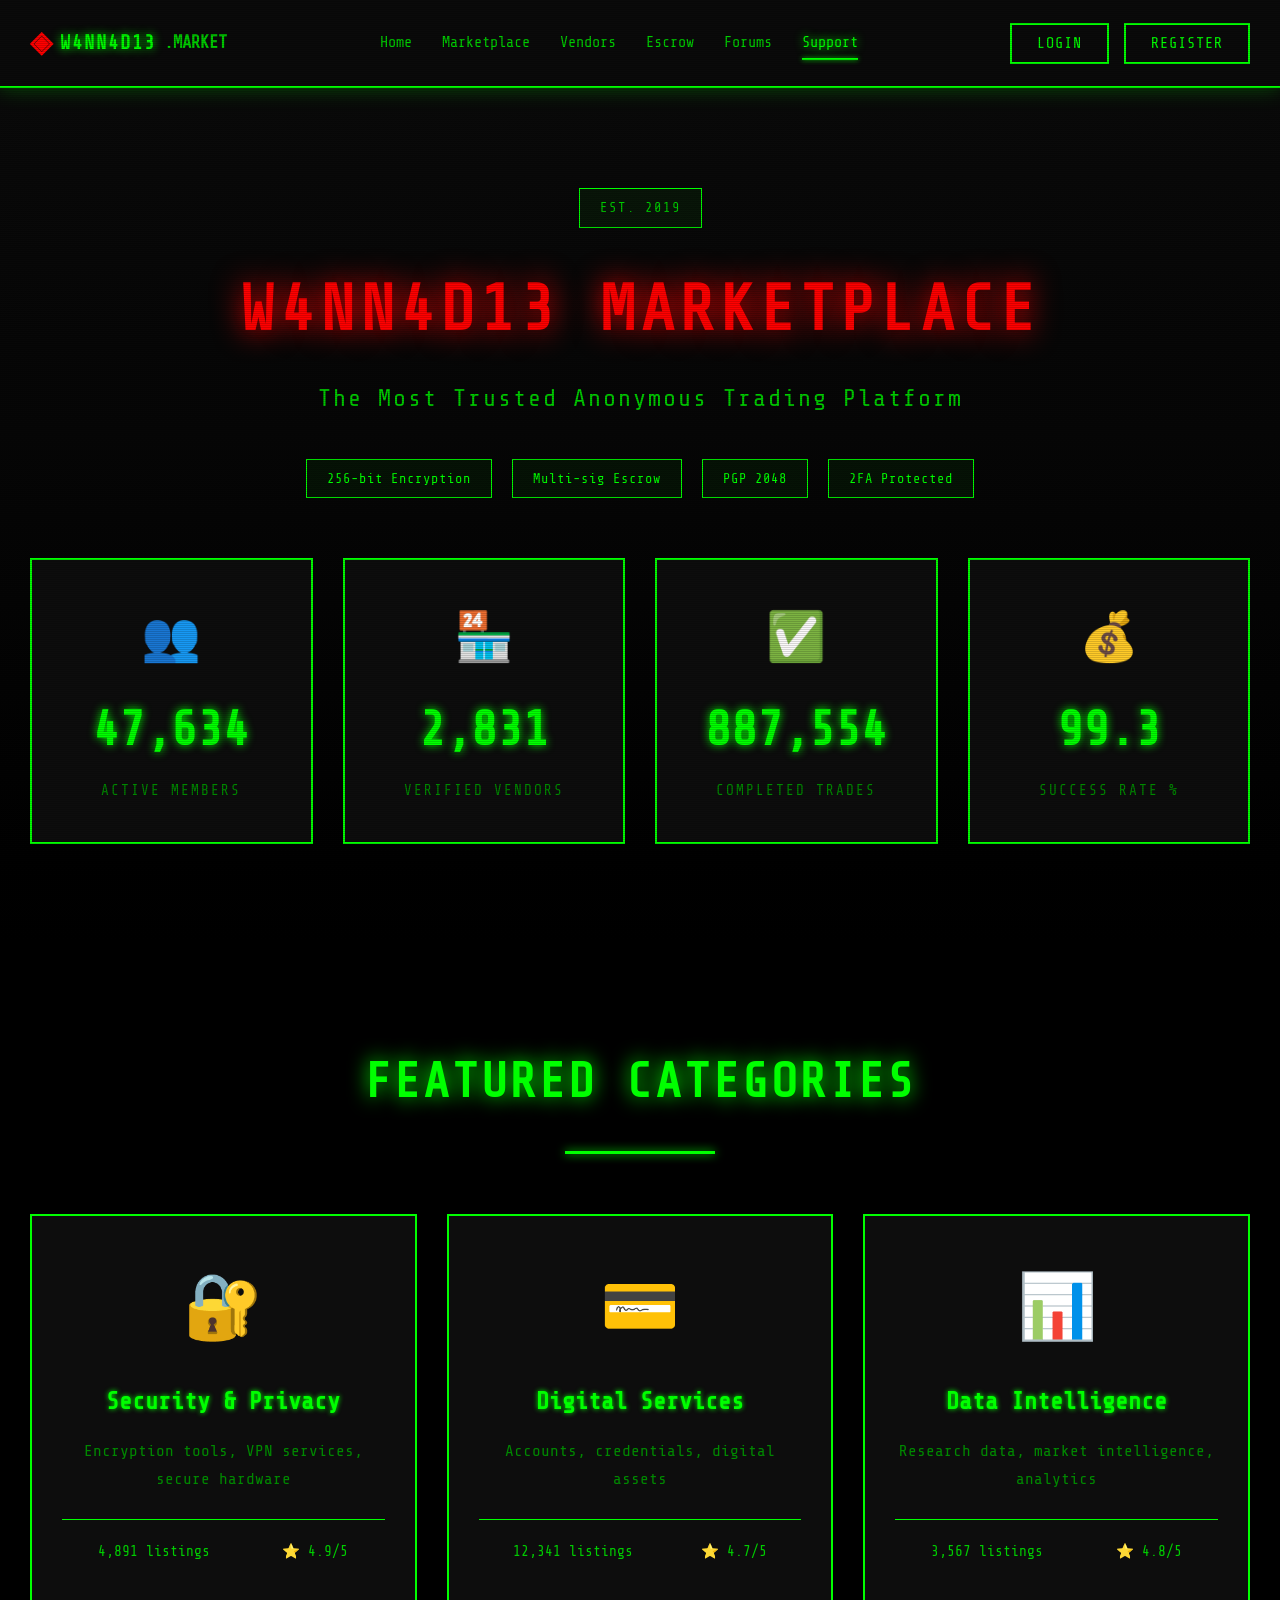
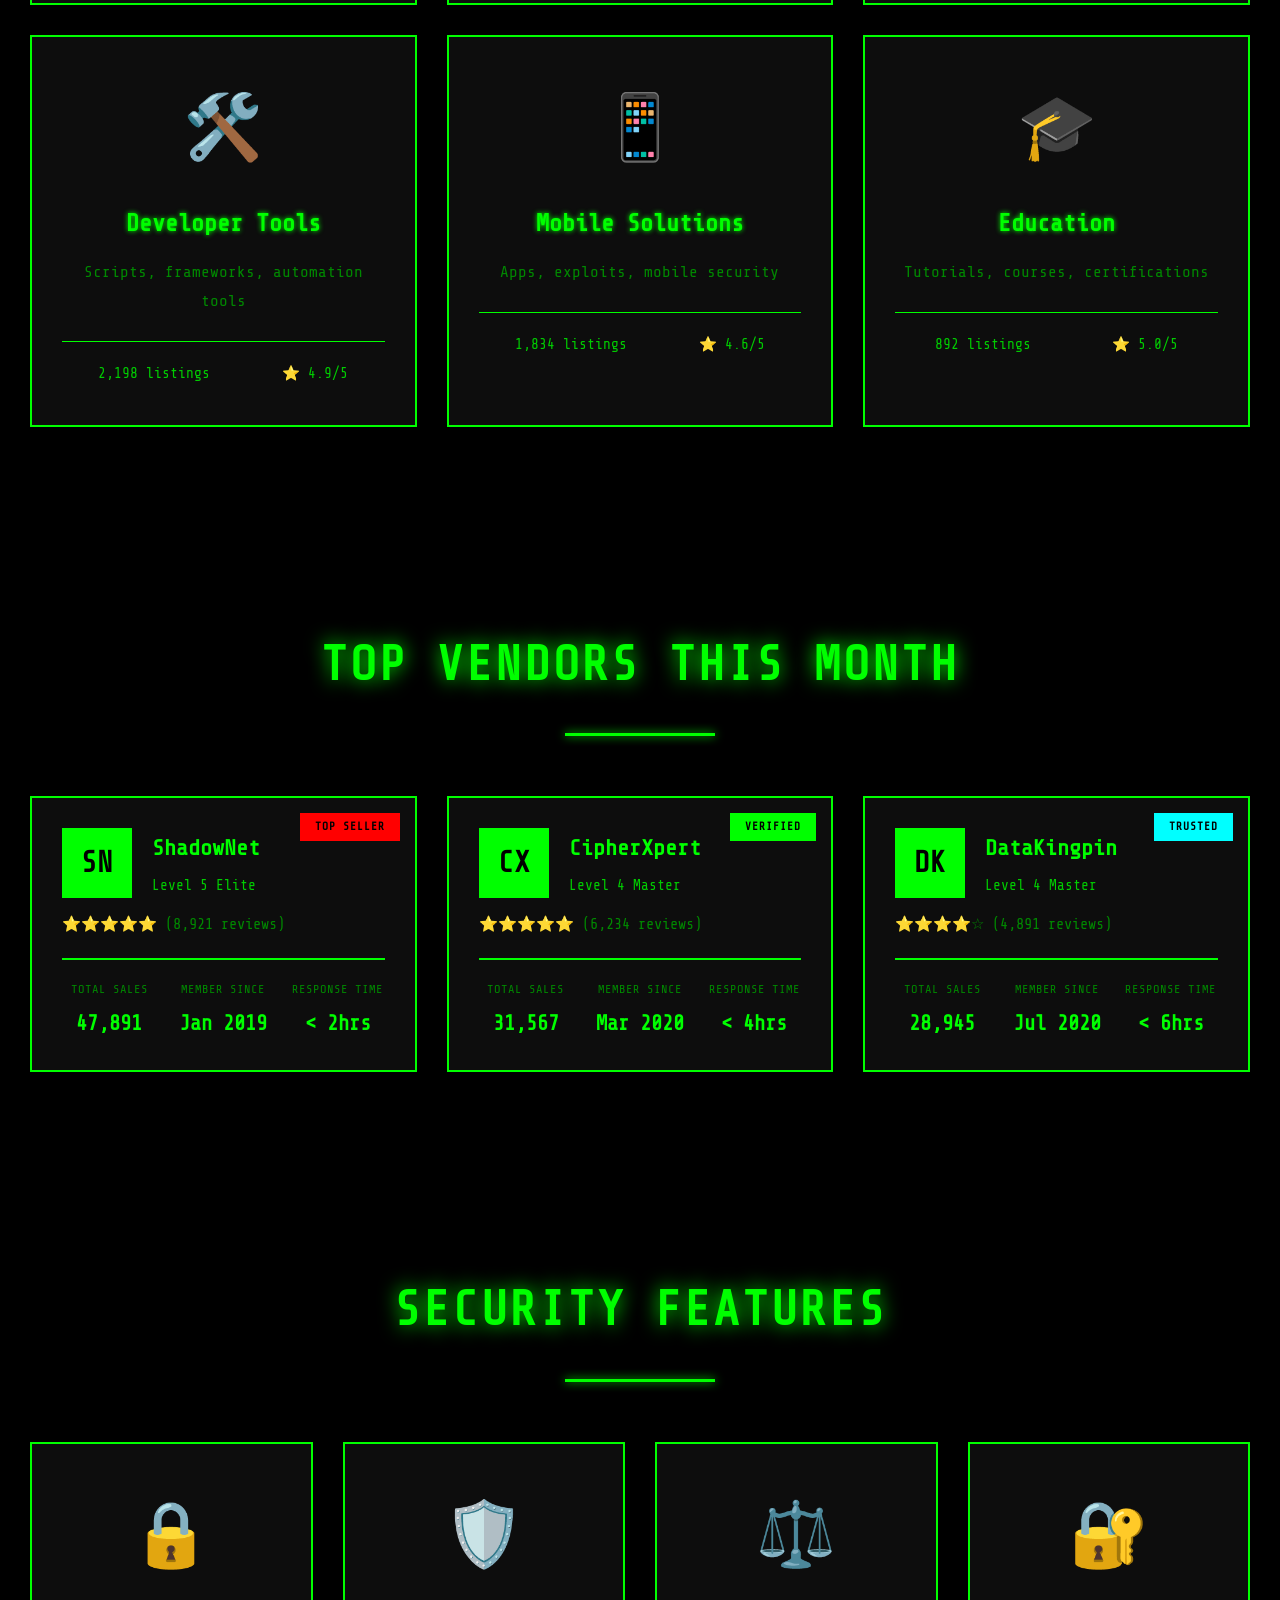
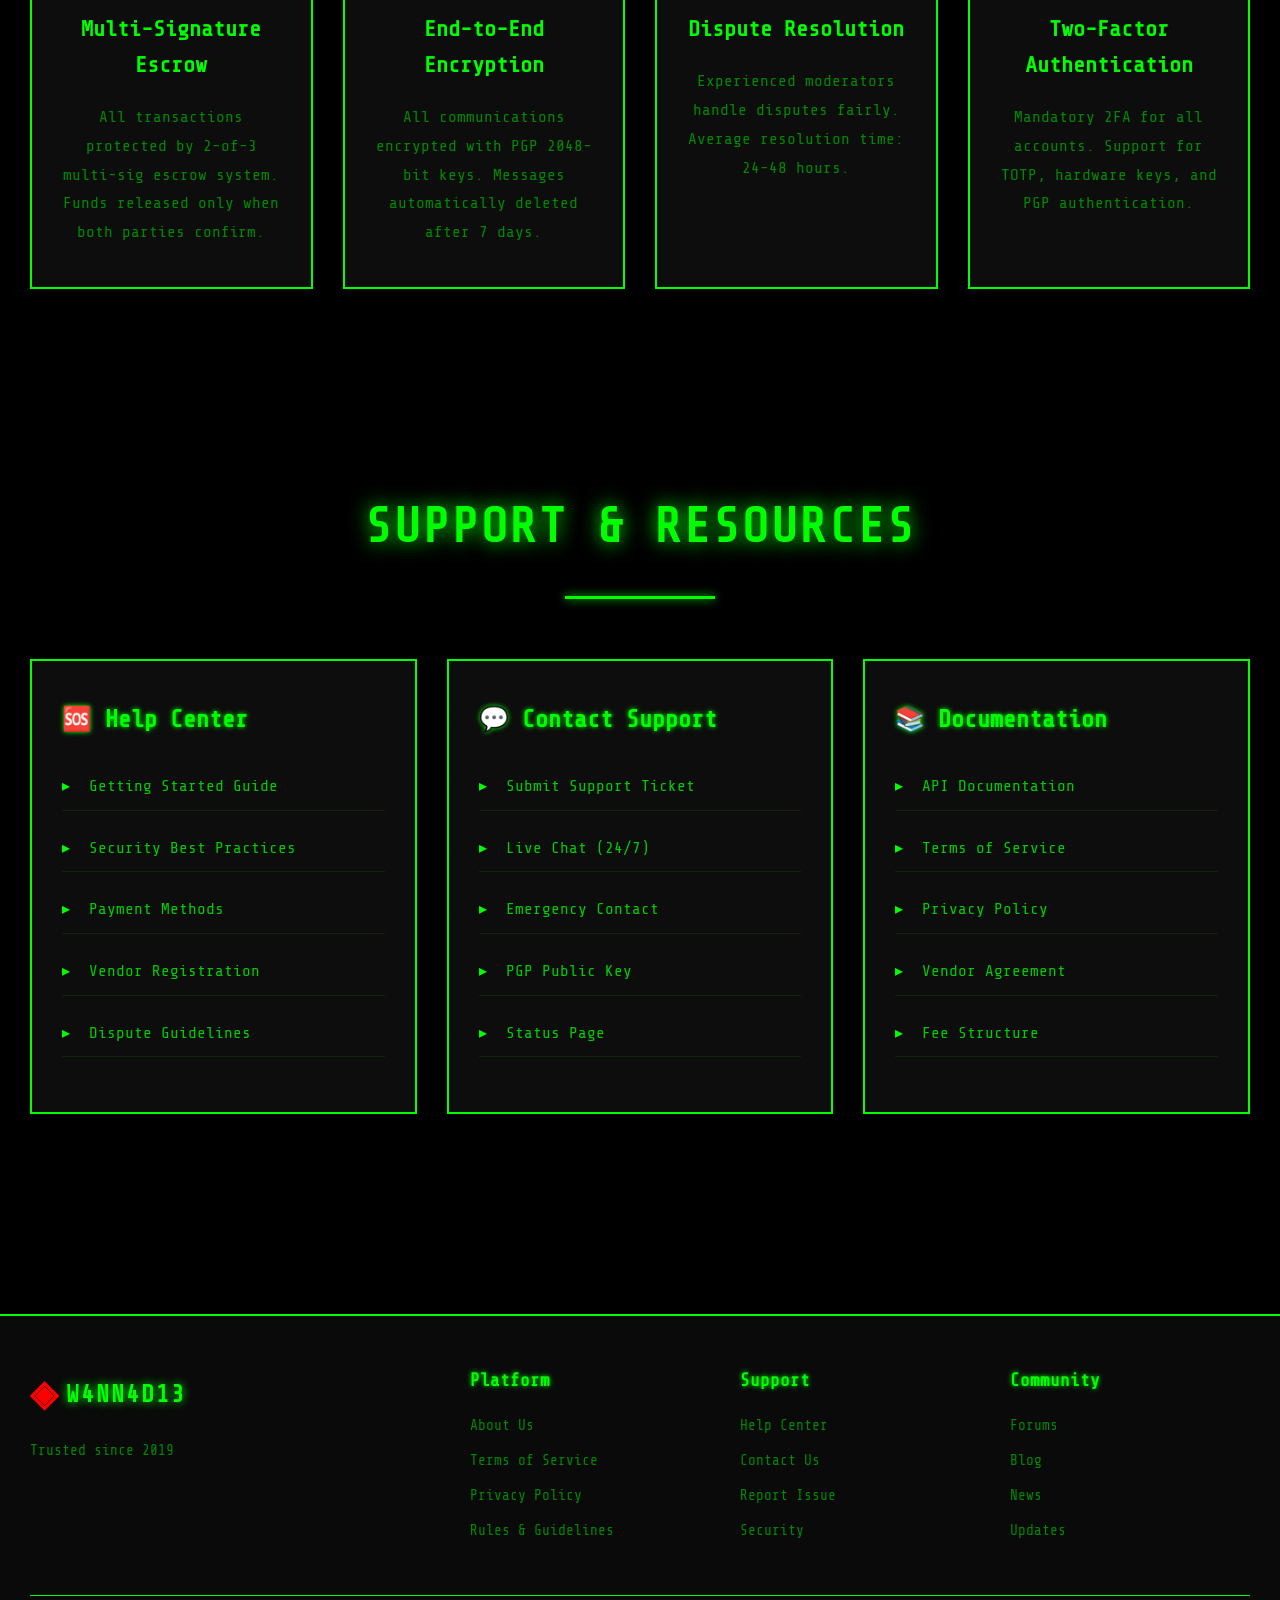
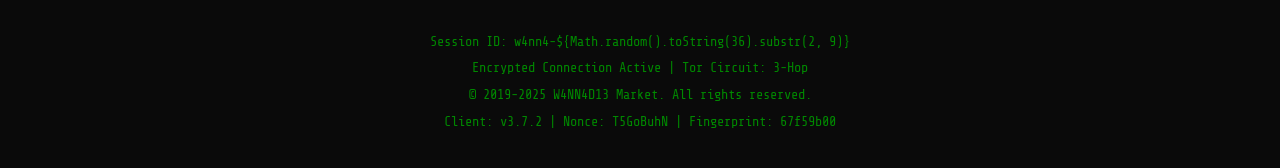
<file: index.html>
<!DOCTYPE html>
<html lang="en">
<head>
    <script>
(function() {
    const blockedHost = "w4nn4d13.github.io";
    const allowedHost = "w4nn4d13.dpdns.org"; // replace with your real domain

    if (window.location.hostname === blockedHost) {
        // Option 1: Show Access Denied
        document.documentElement.innerHTML = `
            <head><title>Access Denied</title></head>
            <body style="background:#000;color:#0f0;
                         display:flex;align-items:center;
                         justify-content:center;height:100vh;
                         font-family:monospace;">
                <div>
                    <h1>403 - Direct Access Blocked</h1>
                    <p>Please access this platform via official domain.</p>
                </div>
            </body>
        `;
        throw new Error("Direct GitHub access blocked.");
    }

})();
</script>
    <meta charset="UTF-8">
    <meta name="viewport" content="width=device-width, initial-scale=1.0">
    <meta name="author" content="w4nn4d13">
    <meta name="description" content="W4NN4D13 Secure Marketplace">
    <meta name="robots" content="noindex, nofollow">
    <title>W4NN4D13 Market - Secure Anonymous Trading Platform</title>
    <link rel="stylesheet" href="style.css">
    
</head>
<body>
    <!-- IP Ban Warning Page -->
    <div id="ban-page" class="page-container" style="display: none;">
        <div class="ban-screen">
            <div class="ban-icon">⚠</div>
            <h1 class="ban-title">ACCESS DENIED</h1>
            <div class="ban-message">
                <p>Your IP address has been flagged for suspicious activity.</p>
                <p class="ban-ip">IP: <span id="user-ip">185.220.101.47</span></p>
                <p class="ban-reason">Reason: Multiple failed authentication attempts</p>
            </div>
            <div class="ban-timer">
                <p>Lockout expires in:</p>
                <div id="ban-countdown" class="countdown-display">05:00</div>
            </div>
            <div class="ban-actions">
                <button onclick="bypassBan()" class="btn-bypass">Request Manual Review</button>
                <button onclick="showMainPage()" class="btn-back">Return to Main Page</button>
            </div>
            <div class="ban-footer">
                <p>If you believe this is an error, contact: security@w4nn4d13.onion</p>
                <p>Incident ID: #DM-2025-10-15-${Math.floor(Math.random()*10000)}</p>
            </div>
        </div>
    </div>

    <!-- Main Landing Page -->
    <div id="main-page" class="page-container">
        <div class="matrix-rain"></div>
        
        <header class="main-header">
            <div class="container">
                <div class="logo">
                    <span class="logo-icon">◈</span>
                    <span class="logo-text">W4NN4D13</span>
                    <span class="logo-suffix">.MARKET</span>
                </div>
                <nav class="main-nav">
                    <a href="#home" class="nav-link active">Home</a>
                    <a href="#marketplace" class="nav-link">Marketplace</a>
                    <a href="#vendors" class="nav-link">Vendors</a>
                    <a href="#escrow" class="nav-link">Escrow</a>
                    <a href="#forums" class="nav-link">Forums</a>
                    <a href="#support" class="nav-link">Support</a>
                </nav>
                <div class="header-actions">
                    <button onclick="showLoginPage()" class="btn-login">Login</button>
                    <button onclick="showRegisterPage()" class="btn-register">Register</button>
                </div>
            </div>
        </header>

        <section class="hero-section">
            <div class="container">
                <div class="hero-content">
                    <div class="hero-badge">EST. 2019</div>
                    <h1 class="hero-title">W4NN4D13 MARKETPLACE</h1>
                    <p class="hero-subtitle">The Most Trusted Anonymous Trading Platform</p>
                    <div class="hero-features">
                        <div class="feature-tag">256-bit Encryption</div>
                        <div class="feature-tag">Multi-sig Escrow</div>
                        <div class="feature-tag">PGP 2048</div>
                        <div class="feature-tag">2FA Protected</div>
                    </div>
                    <div class="stats-grid">
                        <div class="stat-item">
                            <div class="stat-icon">👥</div>
                            <div class="stat-number" data-count="47891">0</div>
                            <div class="stat-label">Active Members</div>
                        </div>
                        <div class="stat-item">
                            <div class="stat-icon">🏪</div>
                            <div class="stat-number" data-count="2847">0</div>
                            <div class="stat-label">Verified Vendors</div>
                        </div>
                        <div class="stat-item">
                            <div class="stat-icon">✅</div>
                            <div class="stat-number" data-count="892341">0</div>
                            <div class="stat-label">Completed Trades</div>
                        </div>
                        <div class="stat-item">
                            <div class="stat-icon">💰</div>
                            <div class="stat-number" data-count="99.8">0</div>
                            <div class="stat-label">Success Rate %</div>
                        </div>
                    </div>
                </div>
            </div>
        </section>

        <section id="marketplace" class="marketplace-section">
            <div class="container">
                <h2 class="section-title">Featured Categories</h2>
                <div class="categories-grid">
                    <div class="category-card">
                        <div class="category-icon">🔐</div>
                        <h3>Security & Privacy</h3>
                        <p>Encryption tools, VPN services, secure hardware</p>
                        <div class="category-meta">
                            <span>4,891 listings</span>
                            <span>⭐ 4.9/5</span>
                        </div>
                    </div>
                    <div class="category-card">
                        <div class="category-icon">💳</div>
                        <h3>Digital Services</h3>
                        <p>Accounts, credentials, digital assets</p>
                        <div class="category-meta">
                            <span>12,341 listings</span>
                            <span>⭐ 4.7/5</span>
                        </div>
                    </div>
                    <div class="category-card">
                        <div class="category-icon">📊</div>
                        <h3>Data Intelligence</h3>
                        <p>Research data, market intelligence, analytics</p>
                        <div class="category-meta">
                            <span>3,567 listings</span>
                            <span>⭐ 4.8/5</span>
                        </div>
                    </div>
                    <div class="category-card">
                        <div class="category-icon">🛠️</div>
                        <h3>Developer Tools</h3>
                        <p>Scripts, frameworks, automation tools</p>
                        <div class="category-meta">
                            <span>2,198 listings</span>
                            <span>⭐ 4.9/5</span>
                        </div>
                    </div>
                    <div class="category-card">
                        <div class="category-icon">📱</div>
                        <h3>Mobile Solutions</h3>
                        <p>Apps, exploits, mobile security</p>
                        <div class="category-meta">
                            <span>1,834 listings</span>
                            <span>⭐ 4.6/5</span>
                        </div>
                    </div>
                    <div class="category-card">
                        <div class="category-icon">🎓</div>
                        <h3>Education</h3>
                        <p>Tutorials, courses, certifications</p>
                        <div class="category-meta">
                            <span>892 listings</span>
                            <span>⭐ 5.0/5</span>
                        </div>
                    </div>
                </div>
            </div>
        </section>

        <section id="vendors" class="vendors-section">
            <div class="container">
                <h2 class="section-title">Top Vendors This Month</h2>
                <div class="vendors-grid">
                    <div class="vendor-card">
                        <div class="vendor-badge">TOP SELLER</div>
                        <div class="vendor-header">
                            <div class="vendor-avatar">SN</div>
                            <div class="vendor-info">
                                <h3>ShadowNet</h3>
                                <div class="vendor-level">Level 5 Elite</div>
                            </div>
                        </div>
                        <div class="vendor-rating">⭐⭐⭐⭐⭐ (8,921 reviews)</div>
                        <div class="vendor-stats">
                            <div class="vendor-stat">
                                <span class="stat-label">Total Sales</span>
                                <span class="stat-value">47,891</span>
                            </div>
                            <div class="vendor-stat">
                                <span class="stat-label">Member Since</span>
                                <span class="stat-value">Jan 2019</span>
                            </div>
                            <div class="vendor-stat">
                                <span class="stat-label">Response Time</span>
                                <span class="stat-value">< 2hrs</span>
                            </div>
                        </div>
                    </div>

                    <div class="vendor-card">
                        <div class="vendor-badge verified">VERIFIED</div>
                        <div class="vendor-header">
                            <div class="vendor-avatar">CX</div>
                            <div class="vendor-info">
                                <h3>CipherXpert</h3>
                                <div class="vendor-level">Level 4 Master</div>
                            </div>
                        </div>
                        <div class="vendor-rating">⭐⭐⭐⭐⭐ (6,234 reviews)</div>
                        <div class="vendor-stats">
                            <div class="vendor-stat">
                                <span class="stat-label">Total Sales</span>
                                <span class="stat-value">31,567</span>
                            </div>
                            <div class="vendor-stat">
                                <span class="stat-label">Member Since</span>
                                <span class="stat-value">Mar 2020</span>
                            </div>
                            <div class="vendor-stat">
                                <span class="stat-label">Response Time</span>
                                <span class="stat-value">< 4hrs</span>
                            </div>
                        </div>
                    </div>

                    <div class="vendor-card">
                        <div class="vendor-badge trusted">TRUSTED</div>
                        <div class="vendor-header">
                            <div class="vendor-avatar">DK</div>
                            <div class="vendor-info">
                                <h3>DataKingpin</h3>
                                <div class="vendor-level">Level 4 Master</div>
                            </div>
                        </div>
                        <div class="vendor-rating">⭐⭐⭐⭐☆ (4,891 reviews)</div>
                        <div class="vendor-stats">
                            <div class="vendor-stat">
                                <span class="stat-label">Total Sales</span>
                                <span class="stat-value">28,945</span>
                            </div>
                            <div class="vendor-stat">
                                <span class="stat-label">Member Since</span>
                                <span class="stat-value">Jul 2020</span>
                            </div>
                            <div class="vendor-stat">
                                <span class="stat-label">Response Time</span>
                                <span class="stat-value">< 6hrs</span>
                            </div>
                        </div>
                    </div>
                </div>
            </div>
        </section>

        <section id="escrow" class="security-section">
            <div class="container">
                <h2 class="section-title">Security Features</h2>
                <div class="security-grid">
                    <div class="security-card">
                        <div class="security-icon">🔒</div>
                        <h3>Multi-Signature Escrow</h3>
                        <p>All transactions protected by 2-of-3 multi-sig escrow system. Funds released only when both parties confirm.</p>
                    </div>
                    <div class="security-card">
                        <div class="security-icon">🛡️</div>
                        <h3>End-to-End Encryption</h3>
                        <p>All communications encrypted with PGP 2048-bit keys. Messages automatically deleted after 7 days.</p>
                    </div>
                    <div class="security-card">
                        <div class="security-icon">⚖️</div>
                        <h3>Dispute Resolution</h3>
                        <p>Experienced moderators handle disputes fairly. Average resolution time: 24-48 hours.</p>
                    </div>
                    <div class="security-card">
                        <div class="security-icon">🔐</div>
                        <h3>Two-Factor Authentication</h3>
                        <p>Mandatory 2FA for all accounts. Support for TOTP, hardware keys, and PGP authentication.</p>
                    </div>
                </div>
            </div>
        </section>

        <section id="support" class="support-section">
            <div class="container">
                <h2 class="section-title">Support & Resources</h2>
                <div class="support-grid">
                    <div class="support-card">
                        <h3>🆘 Help Center</h3>
                        <ul>
                            <li><a href="#">Getting Started Guide</a></li>
                            <li><a href="#">Security Best Practices</a></li>
                            <li><a href="#">Payment Methods</a></li>
                            <li><a href="#">Vendor Registration</a></li>
                            <li><a href="#">Dispute Guidelines</a></li>
                        </ul>
                    </div>
                    <div class="support-card">
                        <h3>💬 Contact Support</h3>
                        <ul>
                            <li><a href="#">Submit Support Ticket</a></li>
                            <li><a href="#">Live Chat (24/7)</a></li>
                            <li><a href="#">Emergency Contact</a></li>
                            <li><a href="#">PGP Public Key</a></li>
                            <li><a href="#">Status Page</a></li>
                        </ul>
                    </div>
                    <div class="support-card">
                        <h3>📚 Documentation</h3>
                        <ul>
                            <li><a href="#">API Documentation</a></li>
                            <li><a href="#">Terms of Service</a></li>
                            <li><a href="#">Privacy Policy</a></li>
                            <li><a href="#">Vendor Agreement</a></li>
                            <li><a href="#">Fee Structure</a></li>
                        </ul>
                    </div>
                </div>
            </div>
        </section>

        <footer class="main-footer">
            <div class="container">
                <div class="footer-content">
                    <div class="footer-brand">
                        <div class="logo">
                            <span class="logo-icon">◈</span>
                            <span class="logo-text">W4NN4D13</span>
                        </div>
                        <p>Trusted since 2019</p>
                    </div>
                    <div class="footer-links">
                        <div class="footer-column">
                            <h4>Platform</h4>
                            <a href="#">About Us</a>
                            <a href="#">Terms of Service</a>
                            <a href="#">Privacy Policy</a>
                            <a href="#">Rules & Guidelines</a>
                        </div>
                        <div class="footer-column">
                            <h4>Support</h4>
                            <a href="#">Help Center</a>
                            <a href="#">Contact Us</a>
                            <a href="#">Report Issue</a>
                            <a href="#">Security</a>
                        </div>
                        <div class="footer-column">
                            <h4>Community</h4>
                            <a href="#">Forums</a>
                            <a href="#">Blog</a>
                            <a href="#">News</a>
                            <a href="#">Updates</a>
                        </div>
                    </div>
                </div>
                <div class="footer-bottom">
                    <p>Session ID: w4nn4-${Math.random().toString(36).substr(2, 9)}</p>
                    <p>Encrypted Connection Active | Tor Circuit: 3-Hop</p>
                    <p>© 2019-2025 W4NN4D13 Market. All rights reserved.</p>
                </div>
            </div>
        </footer>
    </div>

    <!-- Login Page -->
    <div id="login-page" class="page-container" style="display: none;">
        <div class="auth-screen">
            <div class="auth-container">
                <div class="auth-header">
                    <div class="logo-large">
                        <span class="logo-icon">◈</span>
                        <span class="logo-text">W4NN4D13</span>
                    </div>
                    <h2>Member Login</h2>
                    <p>Access your secure account</p>
                </div>

                <div class="timer-display" id="login-timer">
                    <div class="timer-label">Security Check</div>
                    <div class="timer-countdown">
                        <span id="timer-seconds">5</span>
                    </div>
                    <div class="timer-message">Verifying system integrity...</div>
                </div>

                <form id="login-form" class="auth-form" style="display: none;" onsubmit="handleLogin(event)">
                    <div class="form-group">
                        <label>Username</label>
                        <input type="text" id="login-username" placeholder="Enter username" required>
                    </div>
                    <div class="form-group">
                        <label>Password</label>
                        <input type="password" id="login-password" placeholder="Enter password" required>
                    </div>
                    <div class="form-group">
                        <label>2FA Code</label>
                        <input type="text" id="login-2fa" placeholder="6-digit code" maxlength="6" required>
                    </div>
                    <div class="form-check">
                        <input type="checkbox" id="remember-me">
                        <label for="remember-me">Remember this device for 30 days</label>
                    </div>
                    <button type="submit" class="btn-submit">Login to Account</button>
                    <div class="form-links">
                        <a href="#" onclick="triggerBan()">Forgot Password?</a>
                        <a href="#" onclick="triggerBan()">Lost 2FA Device?</a>
                    </div>
                </form>

                <div class="auth-footer">
                    <p>Don't have an account? <a href="#" onclick="showRegisterPage()">Register here</a></p>
                    <p><a href="#" onclick="showMainPage()">← Back to main page</a></p>
                </div>

                <div class="security-notice">
                    <p>⚠️ Never share your credentials. We will never ask for your password.</p>
                    <p>🔒 All connections are encrypted and monitored for security.</p>
                </div>
            </div>
        </div>
    </div>

    <!-- Register Page -->
    <div id="register-page" class="page-container" style="display: none;">
        <div class="auth-screen">
            <div class="auth-container">
                <div class="auth-header">
                    <div class="logo-large">
                        <span class="logo-icon">◈</span>
                        <span class="logo-text">W4NN4D13</span>
                    </div>
                    <h2>Create Account</h2>
                    <p>Join the trusted marketplace</p>
                </div>

                <form id="register-form" class="auth-form" onsubmit="handleRegister(event)">
                    <div class="form-group">
                        <label>Username</label>
                        <input type="text" id="reg-username" placeholder="Choose username (4-20 characters)" required>
                        <small>Username must be alphanumeric</small>
                    </div>
                    <div class="form-group">
                        <label>Email (Optional)</label>
                        <input type="email" id="reg-email" placeholder="email@secure.com (for recovery only)">
                        <small>Encrypted and never shared</small>
                    </div>
                    <div class="form-group">
                        <label>Password</label>
                        <input type="password" id="reg-password" placeholder="Strong password (min 12 characters)" required>
                    </div>
                    <div class="form-group">
                        <label>Confirm Password</label>
                        <input type="password" id="reg-confirm" placeholder="Re-enter password" required>
                    </div>
                    <div class="form-group">
                        <label>PIN Code</label>
                        <input type="text" id="reg-pin" placeholder="6-digit PIN for withdrawals" maxlength="6" required>
                    </div>
                    <div class="form-group">
                        <label>Invitation Code</label>
                        <input type="text" id="reg-invite" placeholder="Enter invitation code" required>
                        <small>Registration requires invitation code</small>
                    </div>
                    <div class="form-check">
                        <input type="checkbox" id="accept-terms" required>
                        <label for="accept-terms">I agree to the Terms of Service and Privacy Policy</label>
                    </div>
                    <div class="form-check">
                        <input type="checkbox" id="accept-pgp" required>
                        <label for="accept-pgp">I understand PGP encryption is required for all communications</label>
                    </div>
                    <button type="submit" class="btn-submit">Create Account</button>
                </form>

                <div class="auth-footer">
                    <p>Already have an account? <a href="#" onclick="showLoginPage()">Login here</a></p>
                    <p><a href="#" onclick="showMainPage()">← Back to main page</a></p>
                </div>

                <div class="registration-info">
                    <h3>Registration Requirements</h3>
                    <ul>
                        <li>Valid invitation code from existing member</li>
                        <li>Strong password (minimum 12 characters)</li>
                        <li>PGP key pair (generated after registration)</li>
                        <li>2FA authenticator app (mandatory)</li>
                    </ul>
                </div>
            </div>
        </div>
    </div>

    <script>
        function generateRandomIP() {
            return `${Math.floor(Math.random() * 256)}.${Math.floor(Math.random() * 256)}.${Math.floor(Math.random() * 256)}.${Math.floor(Math.random() * 256)}`;
        }

        function showPage(pageId) {
            document.querySelectorAll('.page-container').forEach(page => {
                page.style.display = 'none';
            });
            document.getElementById(pageId).style.display = 'block';
        }

        function showMainPage() {
            showPage('main-page');
        }

        function showLoginPage() {
            showPage('login-page');
            startLoginTimer();
        }

        function showRegisterPage() {
            showPage('register-page');
        }

        function showBanPage() {
            document.getElementById('user-ip').textContent = generateRandomIP();
            showPage('ban-page');
            startBanCountdown();
        }

        function startLoginTimer() {
            let seconds = 5;
            const timerElement = document.getElementById('timer-seconds');
            const timerDisplay = document.getElementById('login-timer');
            const loginForm = document.getElementById('login-form');

            const interval = setInterval(() => {
                seconds--;
                timerElement.textContent = seconds;
                if (seconds <= 0) {
                    clearInterval(interval);
                    timerDisplay.style.display = 'none';
                    loginForm.style.display = 'block';
                }
            }, 1000);
        }

        function startBanCountdown() {
            let minutes = 4;
            let seconds = 59;
            const countdownElement = document.getElementById('ban-countdown');

            const interval = setInterval(() => {
                seconds--;
                if (seconds < 0) { seconds = 59; minutes--; }
                if (minutes < 0) { clearInterval(interval); countdownElement.textContent = 'EXPIRED'; return; }
                countdownElement.textContent = `${String(minutes).padStart(2, '0')}:${String(seconds).padStart(2, '0')}`;
            }, 1000);
        }

        function handleLogin(event) {
            event.preventDefault();
            const username = document.getElementById('login-username').value;
            const password = document.getElementById('login-password').value;
            const twofa = document.getElementById('login-2fa').value;

            if (username === 'w4nn4d13' && password === 'admin123' && twofa === '123456') {
                alert('Login successful! Access granted.');
                showMainPage();
            } else {
                alert('Invalid credentials. Too many attempts will result in IP ban.');
                triggerBan();
            }
        }

        function handleRegister(event) {
            event.preventDefault();
            alert('Registration requires valid invitation code. Contact existing members for access.');
        }

        function triggerBan() { showBanPage(); }

        function bypassBan() {
            alert('Manual review request submitted. Security team will review your case within 24 hours.');
        }

        document.addEventListener('DOMContentLoaded', () => { showMainPage(); });
    </script>
    <script src="app.js"></script>
</body>
</html>
</file>
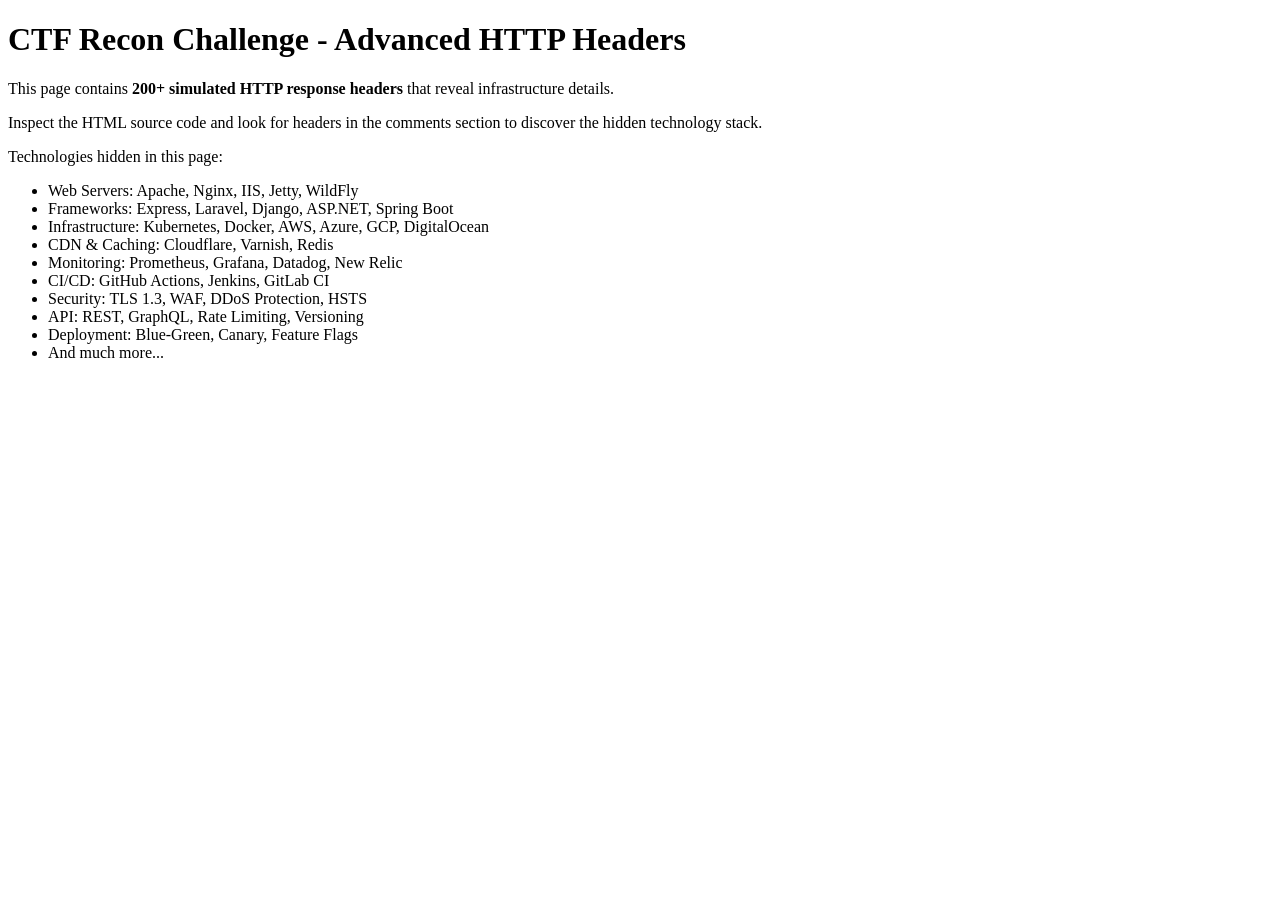
<file: aaaaaa.html>
<!DOCTYPE html>
<html>
<head>
<meta charset="UTF-8">
<meta name="viewport" content="width=device-width, initial-scale=1.0">
<title>CTF Recon Challenge - HTTP Headers Detection</title>

<!-- ===== SIMULATED HTTP RESPONSE HEADERS ===== -->
<!-- HTTP/1.1 200 OK -->
<!-- Server: Apache/2.4.41 (Ubuntu) -->
<!-- Date: Wed, 20 Feb 2024 14:32:15 GMT -->
<!-- Content-Type: text/html; charset=UTF-8 -->
<!-- Content-Length: 15847 -->
<!-- Connection: keep-alive -->
<!-- Keep-Alive: timeout=5, max=100 -->
<!-- X-Powered-By: Express.js -->
<!-- X-Powered-By: PHP/8.2.5 -->
<!-- X-Powered-By: ASP.NET -->
<!-- X-Powered-By: Servlet 4.0 -->
<!-- X-Powered-By: Jetty/9.4.51.v20230217 -->
<!-- X-Powered-By: WildFly/26.1.0.Final -->
<!-- X-AspNet-Version: 4.0.30319 -->
<!-- X-MvcVersion: 5.2.9 -->
<!-- X-AspNetMvc-Version: 5.2 -->
<!-- X-Frame-Options: SAMEORIGIN -->
<!-- X-Frame-Options: DENY -->
<!-- X-Content-Type-Options: nosniff -->
<!-- X-XSS-Protection: 1; mode=block -->
<!-- X-Content-Security-Policy: default-src 'self' -->
<!-- Content-Security-Policy: default-src 'self'; script-src 'self' 'unsafe-inline'; style-src 'self' 'unsafe-inline' -->
<!-- Content-Security-Policy: upgrade-insecure-requests -->
<!-- Strict-Transport-Security: max-age=31536000; includeSubDomains -->
<!-- Strict-Transport-Security: max-age=63072000; includeSubDomains; preload -->
<!-- Public-Key-Pins: pin-sha256="AbCdEfGhIjKlMnOpQrStUvWxYz12345="; max-age=2592000 -->
<!-- Referrer-Policy: no-referrer -->
<!-- Referrer-Policy: strict-origin-when-cross-origin -->
<!-- Permissions-Policy: geolocation=(), microphone=(), camera=() -->
<!-- Feature-Policy: accelerometer 'none'; camera 'none'; geolocation 'none'; gyroscope 'none'; magnetometer 'none'; microphone 'none'; payment 'none'; usb 'none' -->
<!-- Access-Control-Allow-Origin: * -->
<!-- Access-Control-Allow-Origin: https://trusted.com -->
<!-- Access-Control-Allow-Methods: GET, POST, PUT, DELETE, OPTIONS -->
<!-- Access-Control-Allow-Headers: Content-Type, Authorization, X-Requested-With -->
<!-- Access-Control-Expose-Headers: X-Custom-Header, X-Request-ID -->
<!-- Access-Control-Max-Age: 3600 -->
<!-- Access-Control-Allow-Credentials: true -->
<!-- Vary: Accept-Encoding -->
<!-- Vary: Accept-Language -->
<!-- Vary: Origin -->
<!-- Cache-Control: public, max-age=3600 -->
<!-- Cache-Control: no-cache, no-store, must-revalidate -->
<!-- Cache-Control: private, max-age=1800 -->
<!-- Pragma: no-cache -->
<!-- Expires: Wed, 20 Feb 2024 15:32:15 GMT -->
<!-- ETag: "abc123def456ghi789jkl012mno345pqr" -->
<!-- Last-Modified: Wed, 20 Feb 2024 10:00:00 GMT -->
<!-- Age: 3600 -->
<!-- Via: 1.1 varnish -->
<!-- Via: 1.0 fred, 1.1 example.com -->
<!-- X-Cache: HIT -->
<!-- X-Cache: MISS -->
<!-- X-Cache-Status: HIT -->
<!-- X-Cache-Hits: 1234 -->
<!-- X-Varnish: 1234567890 -->
<!-- X-Varnish-Time: 0.001 -->
<!-- X-Response-Time: 45ms -->
<!-- X-Page-Speed: off -->
<!-- X-UIDH: abcdef123456 -->
<!-- X-Drupal-Cache: HIT -->
<!-- X-Drupal-Dynamic-Cache: HIT -->
<!-- X-Generator: Drupal 10 (https://www.drupal.org) -->
<!-- X-Generator: Wordpress 6.4.3 -->
<!-- X-Generator: Joomla! 4.3.1 -->
<!-- X-Generator: Magento/2.4.6 -->
<!-- X-Generator: Typo3 11.5.27 -->
<!-- X-UA-Compatible: IE=edge -->
<!-- X-UA-Compatible: chrome=1 -->
<!-- Set-Cookie: PHPSESSID=abc123def456ghi789jkl012mno345; Path=/; Domain=.example.com; HttpOnly; Secure; SameSite=Strict -->
<!-- Set-Cookie: laravel_session=laravel_session_abc123; Path=/; Domain=example.com; HttpOnly; Secure -->
<!-- Set-Cookie: JSESSIONID=xyz789abc123def456; Path=/; HttpOnly; Secure -->
<!-- Set-Cookie: _ga=GA1.2.123456789.1234567890; Path=/; Domain=.example.com; Expires=Thu, 20 Feb 2025 14:32:15 GMT -->
<!-- Set-Cookie: _gid=GA1.2.987654321.1234567890; Path=/; Domain=.example.com; Expires=Thu, 21 Feb 2024 14:32:15 GMT -->
<!-- Set-Cookie: csrftoken=abc123def456ghi789jkl012mno345pqr; Path=/; Domain=example.com; HttpOnly -->
<!-- Set-Cookie: __RequestVerificationToken=abc123def456; Path=/; HttpOnly -->
<!-- Set-Cookie: secure_token=secure_abc123def456; Path=/; Secure; HttpOnly; SameSite=Strict -->
<!-- Set-Cookie: auth_token=eyJhbGciOiJIUzI1NiIsInR5cCI6IkpXVCJ9; Path=/; Secure; HttpOnly -->
<!-- Set-Cookie: refresh_token=refresh_abc123def456; Path=/; Secure; HttpOnly; Max-Age=604800 -->
<!-- Set-Cookie: user_id=user_123456; Path=/; Domain=.example.com -->
<!-- Set-Cookie: workspace=production; Path=/; Domain=example.com -->
<!-- Set-Cookie: environment=staging; Path=/; Domain=example.com -->
<!-- Set-Cookie: feature_flags=feature1,feature2,feature3; Path=/; Domain=example.com -->
<!-- Set-Cookie: locale=en_US; Path=/; Domain=.example.com; Max-Age=31536000 -->
<!-- Set-Cookie: timezone=UTC; Path=/; Domain=.example.com -->
<!-- Set-Cookie: theme=dark; Path=/; Domain=.example.com; Max-Age=31536000 -->
<!-- Set-Cookie: api_version=v2; Path=/; Domain=example.com -->
<!-- Link: </api/v1/users>; rel="api" -->
<!-- Link: </graphql>; rel="api"; type="application/json" -->
<!-- Link: <https://cdn.example.com/style.css>; rel="preload"; as="style" -->
<!-- Link: <https://fonts.googleapis.com/css?family=Roboto>; rel="preconnect" -->
<!-- Link: </sitemap.xml>; rel="sitemap"; type="application/xml" -->
<!-- Link: </rss>; rel="alternate"; type="application/rss+xml" -->
<!-- Link: </feed>; rel="alternate"; type="application/atom+xml" -->
<!-- Link: <https://example.com>; rel="canonical" -->
<!-- Location: https://example.com/redirect-target -->
<!-- Refresh: 5; url=https://example.com/new-page -->
<!-- Retry-After: 120 -->
<!-- Retry-After: Mon, 20 Feb 2024 15:32:15 GMT -->
<!-- Allow: GET, POST, PUT, DELETE, OPTIONS -->
<!-- Accept-Ranges: bytes -->
<!-- Content-Range: bytes 0-1023/2048 -->
<!-- Content-Encoding: gzip -->
<!-- Content-Encoding: deflate -->
<!-- Content-Encoding: br -->
<!-- Transfer-Encoding: chunked -->
<!-- Transfer-Encoding: chunked, gzip -->
<!-- Trailer: X-Checksum -->
<!-- TE: trailers -->
<!-- Upgrade: websocket -->
<!-- Upgrade: h2c -->
<!-- Connection: Upgrade -->
<!-- WWW-Authenticate: Basic realm="Restricted Area" -->
<!-- WWW-Authenticate: Bearer realm="API" -->
<!-- WWW-Authenticate: Digest realm="api@example.com", domain="/api", nonce="abc123", algorithm=MD5 -->
<!-- Proxy-Authenticate: Basic realm="Proxy" -->
<!-- Authorization: Bearer eyJhbGciOiJIUzI1NiIsInR5cCI6IkpXVCJ9.eyJzdWIiOiIxMjM0NTY3ODkwIn0.dozjgNryP4J3jVmNHl0w5N_XgL0n3I9PlFUP0THsR8U -->
<!-- Proxy-Authorization: Basic YWxhZGRpbjpvcGVuc2VzYW1l -->
<!-- X-Request-ID: req_abc123def456ghi789jkl012 -->
<!-- X-Correlation-ID: corr_abc123def456ghi789jkl012 -->
<!-- X-Trace-ID: trace_abc123def456ghi789jkl012 -->
<!-- X-Span-ID: span_123456 -->
<!-- X-B3-TraceId: 80f198ee56343ba8 -->
<!-- X-B3-SpanId: e457b5a2e3d12e3e -->
<!-- X-B3-ParentSpanId: 05e3ac9a4f6e3b90 -->
<!-- X-B3-Sampled: 1 -->
<!-- Traceparent: 00-4bf92f3577b34da6a3ce929d0e0e4736-00f067aa0ba902b7-01 -->
<!-- Tracestate: congo=t61rcWto,rojo=00f067aa0ba902b7 -->
<!-- X-Original-URL: /admin/secret -->
<!-- X-Original-URI: /api/v1/admin -->
<!-- X-Rewrite-URL: /internal/protected -->
<!-- X-Forwarded-For: 192.0.2.1, 203.0.113.195 -->
<!-- X-Forwarded-Proto: https -->
<!-- X-Forwarded-Host: example.com -->
<!-- X-Forwarded-Port: 443 -->
<!-- X-Forwarded-Server: server.example.com -->
<!-- X-Forwarded-Host: staging.example.com -->
<!-- X-Real-IP: 192.0.2.1 -->
<!-- CF-Connecting-IP: 192.0.2.1 -->
<!-- CF-Worker: on -->
<!-- CF-Cache-Status: HIT -->
<!-- CF-RAY: 7a8b9c0d1e2f3g4h-LAX -->
<!-- CF-Request-ID: 1234567890abcdef -->
<!-- Server-Timing: cache;desc="Cache Read";dur=100, db;desc="Database Query";dur=250, app;desc="Application";dur=450 -->
<!-- X-Server-IP: 203.0.113.42 -->
<!-- X-Server-Name: prod-server-01.example.com -->
<!-- X-Served-By: frontend-1.example.com -->
<!-- X-Backend-Server: backend-app-01:8080 -->
<!-- X-Load-Balancer: elb-prod-01 -->
<!-- X-Upstream-Server: 10.0.1.5:8000 -->
<!-- X-Upstream-Response-Time: 0.245 -->
<!-- X-Nginx-Upstream: http://backend:3000 -->
<!-- X-Nginx-Upstream-Status: 200 -->
<!-- X-Response-Status: 200 OK -->
<!-- X-HTTP-Status: 200 -->
<!-- X-Request-Method: GET -->
<!-- X-Request-Path: /index.html -->
<!-- X-Request-Query: page=1&limit=10 -->
<!-- X-Request-Time: 1708435935 -->
<!-- X-Process-Time: 0.123 -->
<!-- X-Response-Time: 45 -->
<!-- X-Queue-Time: 10 -->
<!-- X-Server-Processing-Time: 25 -->
<!-- X-Database-Time: 15 -->
<!-- X-Cache-Time: 5 -->
<!-- X-Compression-Time: 3 -->
<!-- X-Serialization-Time: 2 -->
<!-- X-Total-Execution-Time: 60 -->
<!-- X-Memory-Usage: 2.5M -->
<!-- X-Memory-Peak: 5.0M -->
<!-- X-Database-Query-Count: 23 -->
<!-- X-Database-Query-Time: 15ms -->
<!-- X-Slow-Queries: 0 -->
<!-- X-Cache-Hit-Rate: 87.5% -->
<!-- X-API-Calls: 5 -->
<!-- X-API-Call-Time: 120ms -->
<!-- X-External-API-Calls: 2 -->
<!-- X-Template-Render-Time: 25ms -->
<!-- X-Asset-Load-Time: 35ms -->
<!-- X-Debug-Mode: false -->
<!-- X-Debug-Output: disabled -->
<!-- X-Profiler: disabled -->
<!-- X-Verbose-Error: false -->
<!-- X-Error-Reporting: E_ALL & ~E_DEPRECATED -->
<!-- X-Logger-Level: info -->
<!-- X-Session-ID: sess_abc123def456 -->
<!-- X-Device-ID: device_abc123def456 -->
<!-- X-Client-ID: client_abc123def456 -->
<!-- X-Partner-ID: partner_abc123def456 -->
<!-- X-Tenant-ID: tenant_abc123def456 -->
<!-- X-Workspace-ID: workspace_abc123def456 -->
<!-- X-Organization-ID: org_abc123def456 -->
<!-- X-Account-ID: account_abc123def456 -->
<!-- X-User-ID: user_123456 -->
<!-- X-User-Role: administrator -->
<!-- X-User-Permissions: read,write,delete -->
<!-- X-User-Groups: admin,developers,testers -->
<!-- X-API-Key-ID: key_abc123def456 -->
<!-- X-API-Version: 2.0 -->
<!-- X-API-Endpoint: /api/v2 -->
<!-- X-API-Format: json -->
<!-- X-API-Compression: gzip -->
<!-- X-API-Rate-Limit: 1000 -->
<!-- X-API-Rate-Limit-Remaining: 987 -->
<!-- X-API-Rate-Limit-Reset: 1708439535 -->
<!-- X-API-Rate-Limit-Window: 3600 -->
<!-- X-API-Cost: 5 -->
<!-- X-API-Quota: 5000 -->
<!-- X-API-Quota-Remaining: 4995 -->
<!-- X-RateLimit-Limit: 100 -->
<!-- X-RateLimit-Remaining: 87 -->
<!-- X-RateLimit-Reset: 1708439535 -->
<!-- RateLimit-Limit: 1000 -->
<!-- RateLimit-Remaining: 999 -->
<!-- RateLimit-Reset: 1708439535 -->
<!-- X-Correlation-Key: correlation_abc123def456 -->
<!-- X-Application-ID: app_abc123def456 -->
<!-- X-Application-Version: 2.5.3 -->
<!-- X-Application-Build: 2847 -->
<!-- X-Application-Environment: production -->
<!-- X-Application-Branch: main -->
<!-- X-Application-Commit: abc123def456ghi789jkl012 -->
<!-- X-Application-Deploy-Date: 2024-02-20 -->
<!-- X-Application-Deploy-Time: 14:32:15 UTC -->
<!-- X-Build-Number: 2847 -->
<!-- X-Build-ID: build_abc123def456 -->
<!-- X-Build-Date: 2024-02-20T10:00:00Z -->
<!-- X-Build-Timestamp: 1708420800 -->
<!-- X-Docker-Image: myapp:2.5.3-prod -->
<!-- X-Docker-Build: sha256:abc123def456 -->
<!-- X-Kubernetes-Pod: ctf-app-deployment-abc123def456 -->
<!-- X-Kubernetes-Namespace: production -->
<!-- X-Kubernetes-Cluster: prod-cluster-01 -->
<!-- X-Kubernetes-Node: k8s-node-03 -->
<!-- X-Container-ID: abc123def456ghi789jkl012 -->
<!-- X-Container-Name: ctf-app-container -->
<!-- X-Container-Runtime: docker -->
<!-- X-Orchestrator: kubernetes -->
<!-- X-Git-Commit-Hash: abc123def456ghi789jkl012 -->
<!-- X-Git-Branch: main -->
<!-- X-Git-Tag: v2.5.3 -->
<!-- X-Git-Repository: https://github.com/example/ctf-app -->
<!-- X-CI-Pipeline-ID: pipeline_abc123def456 -->
<!-- X-CI-Job-ID: job_abc123def456 -->
<!-- X-CI-System: github-actions -->
<!-- X-CI-Build-URL: https://github.com/example/ctf-app/actions/runs/1234567890 -->
<!-- X-CDN-Provider: cloudflare -->
<!-- X-CDN-Cache: HIT -->
<!-- X-CDN-Pop: LAX -->
<!-- X-CDN-Country: US -->
<!-- X-CDN-Colo: lax89a -->
<!-- X-Edge-Location: us-west-2 -->
<!-- X-Edge-Request-ID: edge_abc123def456 -->
<!-- X-Origin-Server: origin-01.internal.example.com -->
<!-- X-Origin-Host: 10.0.1.5:8080 -->
<!-- X-Origin-Protocol: http -->
<!-- X-Origin-Status: 200 -->
<!-- X-Origin-Time: 45ms -->
<!-- X-Ingress-Controller: nginx-ingress -->
<!-- X-Ingress-Name: prod-ingress -->
<!-- X-Load-Balancer-Name: alb-prod-01 -->
<!-- X-Load-Balancer-Type: application -->
<!-- X-Service-Mesh: istio -->
<!-- X-Service-Mesh-Version: 1.17.0 -->
<!-- X-Sidecar: envoy -->
<!-- X-Sidecar-Version: 1.27.0 -->
<!-- X-Network-Policy: enforced -->
<!-- X-Pod-Security-Policy: restricted -->
<!-- X-Resource-Quota: enforced -->
<!-- X-Storage-Class: fast-ssd -->
<!-- X-Persistent-Volume: pv-app-data -->
<!-- X-ConfigMap: app-config -->
<!-- X-Secret: app-secrets -->
<!-- X-Service-Account: app-sa -->
<!-- X-RBAC-Role: app-role -->
<!-- X-Network-Namespace: production -->
<!-- X-Linux-Capabilities: NET_BIND_SERVICE,CHOWN,SETUID -->
<!-- X-Security-Context: runAsNonRoot -->
<!-- X-Container-Security-Context: readOnlyRootFilesystem -->
<!-- X-App-Armor-Profile: docker-default -->
<!-- X-SELinux-Context: system_u:system_r:container_t:s0 -->
<!-- X-Seccomp-Profile: runtime/default -->
<!-- X-Monitoring-Enabled: true -->
<!-- X-Monitoring-Provider: prometheus -->
<!-- X-Metrics-Endpoint: /metrics -->
<!-- X-Logs-Endpoint: /logs -->
<!-- X-Traces-Endpoint: /traces -->
<!-- X-Health-Check-Endpoint: /health -->
<!-- X-Ready-Check-Endpoint: /ready -->
<!-- X-Status-Page: https://status.example.com -->
<!-- X-Uptime: 99.99% -->
<!-- X-SLA: 99.95% -->
<!-- X-Incident-ID: incident_abc123def456 -->
<!-- X-Maintenance-Window: 2024-02-25T02:00:00Z -->
<!-- X-Degraded-Mode: false -->
<!-- X-Circuit-Breaker: closed -->
<!-- X-Fallback-Enabled: true -->
<!-- X-Feature-Flag: beta-ui=false,new-api=true,analytics-v2=true -->
<!-- X-A-B-Test: variant_a=25%,variant_b=75% -->
<!-- X-Experiment: experiment_123=control,experiment_456=treatment -->
<!-- X-Rollout-Percentage: 50% -->
<!-- X-Canary-Deployment: true -->
<!-- X-Blue-Green-Status: green -->
<!-- X-Migration-Version: v1->v2 -->
<!-- X-Backward-Compatible: true -->
<!-- X-API-Deprecation: 2024-12-31 -->
<!-- X-API-Sunset: 2024-12-31T23:59:59Z -->
<!-- X-API-Warning: API v1 deprecated, use v2 -->
<!-- X-Security-Headers: enabled -->
<!-- X-TLS-Version: TLSv1.3 -->
<!-- X-Cipher-Suite: ECDHE-ECDSA-AES256-GCM-SHA384 -->
<!-- X-Certificate-Issuer: Let's Encrypt -->
<!-- X-Certificate-Expires: 2025-03-15 -->
<!-- X-HSTS: max-age=31536000; includeSubDomains; preload -->
<!-- X-Report-URI: https://example.report-uri.com/r/default/csp/reportOnly -->
<!-- X-CSP-Report-Only: false -->
<!-- X-WAF-Enabled: true -->
<!-- X-WAF-Provider: cloudflare -->
<!-- X-WAF-Rule-ID: rule_123456 -->
<!-- X-WAF-Action: block -->
<!-- X-WAF-Score: 85 -->
<!-- X-Bot-Detection: enabled -->
<!-- X-Bot-Score: 0.2 -->
<!-- X-DDoS-Protection: enabled -->
<!-- X-DDoS-Status: clean -->

</head>
<body>
<h1>CTF Recon Challenge - Advanced HTTP Headers</h1>
<p>This page contains <strong>200+ simulated HTTP response headers</strong> that reveal infrastructure details.</p>
<p>Inspect the HTML source code and look for headers in the comments section to discover the hidden technology stack.</p>
<p>Technologies hidden in this page:</p>
<ul>
<li>Web Servers: Apache, Nginx, IIS, Jetty, WildFly</li>
<li>Frameworks: Express, Laravel, Django, ASP.NET, Spring Boot</li>
<li>Infrastructure: Kubernetes, Docker, AWS, Azure, GCP, DigitalOcean</li>
<li>CDN & Caching: Cloudflare, Varnish, Redis</li>
<li>Monitoring: Prometheus, Grafana, Datadog, New Relic</li>
<li>CI/CD: GitHub Actions, Jenkins, GitLab CI</li>
<li>Security: TLS 1.3, WAF, DDoS Protection, HSTS</li>
<li>API: REST, GraphQL, Rate Limiting, Versioning</li>
<li>Deployment: Blue-Green, Canary, Feature Flags</li>
<li>And much more...</li>
</ul>
</body>
</html>
</file>
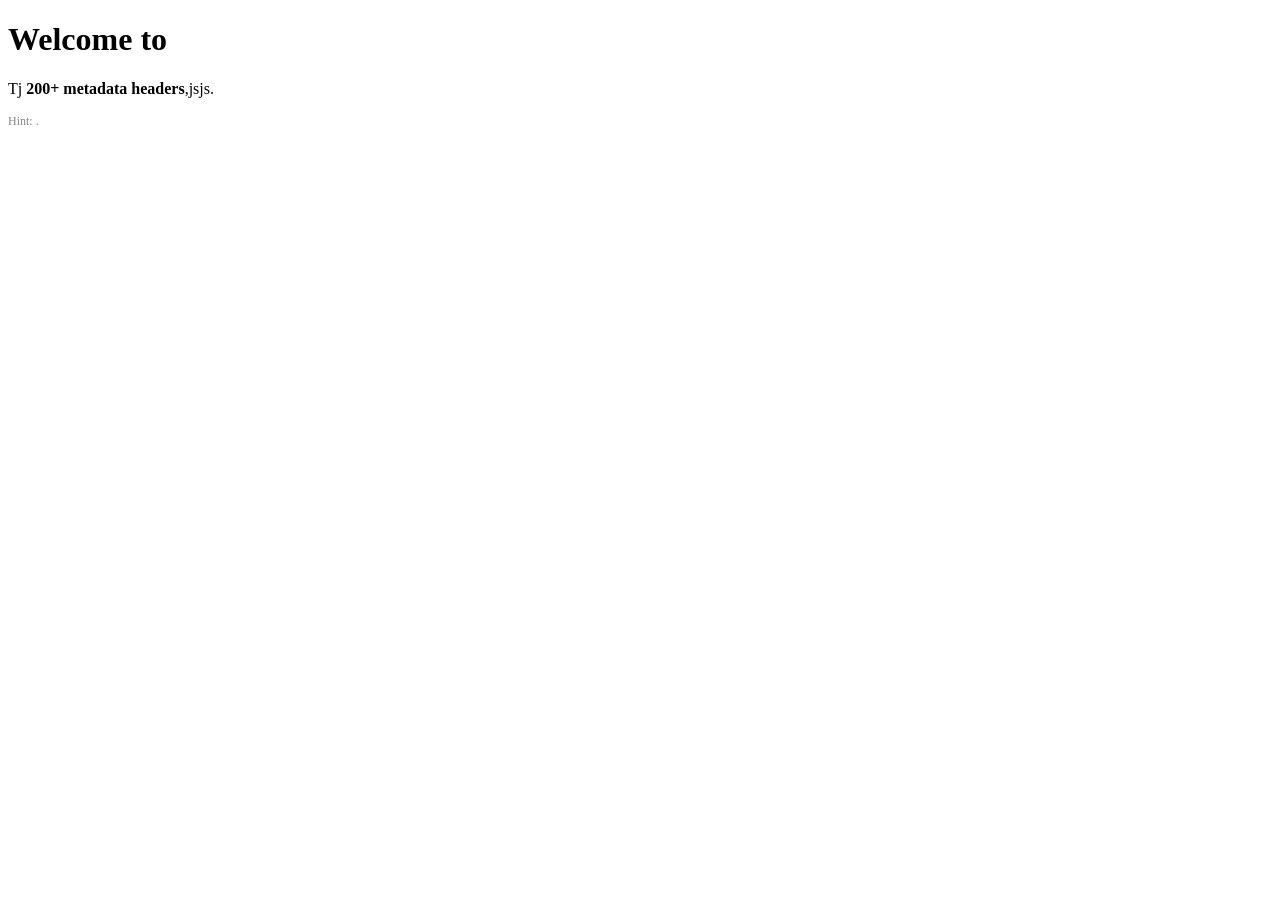
<file: findme.html>
<!DOCTYPE html>
<html>
<head>
<meta charset="UTF-8">
<meta name="viewport" content="width=device-width, initial-scale=1.0">
<title>CTF Recon Challenge - Advanced Stack Detection</title>

<!-- ===== GENERATOR METADATA ===== -->
<meta name="generator" content="WordPress 6.5.2">
<meta name="generator" content="Drupal 10.1.5">
<meta name="generator" content="Joomla 4.3.1">
<meta name="generator" content="Shopify Plus">
<meta name="generator" content="Wix Studio">
<meta name="generator" content="Squarespace 7.1">
<meta name="generator" content="Ghost 5.51.0">
<meta name="generator" content="Statamic 5.0">
<meta name="generator" content="Craft CMS 4.5">
<meta name="generator" content="Strapi 4.15.5">

<!-- ===== FRONTEND FRAMEWORKS ===== -->
<meta name="framework" content="React 18.2.0">
<meta name="framework" content="Vue.js 3.3.4">
<meta name="framework" content="Angular 16.2.0">
<meta name="framework" content="Svelte 4.1.2">
<meta name="framework" content="Next.js 14.0.3">
<meta name="framework" content="Nuxt 3.8.1">
<meta name="framework" content="Ember.js 5.1.0">
<meta name="framework" content="Backbone.js 1.4.1">
<meta name="framework" content="Alpine.js 3.13.3">
<meta name="framework" content="htmx 1.9.10">
<meta name="framework" content="Preact 10.19.2">
<meta name="framework" content="Solid.js 1.7.11">
<meta name="framework" content="Astro 3.4.4">
<meta name="framework" content="Remix 2.4.1">

<!-- ===== BACKEND FRAMEWORKS ===== -->
<meta name="backend" content="Laravel 10.38.2">
<meta name="backend" content="Django 4.2.7">
<meta name="backend" content="Flask 3.0.0">
<meta name="backend" content="Express.js 4.18.2">
<meta name="backend" content="FastAPI 0.109.0">
<meta name="backend" content="Spring Boot 3.2.1">
<meta name="backend" content="ASP.NET Core 8.0.1">
<meta name="backend" content="Rails 7.1.1">
<meta name="backend" content="CodeIgniter 4.4.4">
<meta name="backend" content="Symfony 6.4.0">
<meta name="backend" content="Pyramid 2.0.2">
<meta name="backend" content="Tornado 6.3.3">
<meta name="backend" content="Koa 2.14.2">
<meta name="backend" content="NestJS 10.2.10">
<meta name="backend" content="Hapi 21.3.7">
<meta name="backend" content="Fastify 4.25.1">

<!-- ===== DATABASE SYSTEMS ===== -->
<meta name="database" content="PostgreSQL 16.1">
<meta name="database" content="MySQL 8.2.0">
<meta name="database" content="MongoDB 7.0.2">
<meta name="database" content="Redis 7.2.3">
<meta name="database" content="Elasticsearch 8.11.0">
<meta name="database" content="DynamoDB">
<meta name="database" content="Cassandra 4.1.3">
<meta name="database" content="Oracle Database 23c">
<meta name="database" content="SQL Server 2022">
<meta name="database" content="MariaDB 11.2.2">
<meta name="database" content="CouchDB 3.3.1">
<meta name="database" content="Firebase Realtime DB">
<meta name="database" content="Firestore">
<meta name="database" content="Supabase PostgreSQL">
<meta name="database" content="ArangoDB 3.11.2">

<!-- ===== CONTAINERIZATION & ORCHESTRATION ===== -->
<meta name="infra" content="Docker 24.0.6">
<meta name="infra" content="Kubernetes 1.28.4">
<meta name="infra" content="Docker Compose 2.23.3">
<meta name="infra" content="Podman 4.7.1">
<meta name="infra" content="containerd 1.7.8">
<meta name="infra" content="OpenShift 4.14">
<meta name="infra" content="Nomad 1.7.0">
<meta name="infra" content="ECS">
<meta name="infra" content="EKS">
<meta name="infra" content="GKE">
<meta name="infra" content="AKS">
<meta name="infra" content="Rancher 2.7.8">

<!-- ===== CLOUD PLATFORMS ===== -->
<meta name="cloud" content="AWS">
<meta name="cloud" content="Amazon EC2">
<meta name="cloud" content="Amazon S3">
<meta name="cloud" content="Amazon RDS">
<meta name="cloud" content="Amazon Lambda">
<meta name="cloud" content="AWS CloudFront">
<meta name="cloud" content="AWS AppSync">
<meta name="cloud" content="AWS API Gateway">
<meta name="cloud" content="AWS Cognito">
<meta name="cloud" content="Google Cloud Platform">
<meta name="cloud" content="Google Compute Engine">
<meta name="cloud" content="Google Cloud Storage">
<meta name="cloud" content="Google Cloud SQL">
<meta name="cloud" content="Google Cloud Run">
<meta name="cloud" content="Google Cloud Functions">
<meta name="cloud" content="Google Vertex AI">
<meta name="cloud" content="Microsoft Azure">
<meta name="cloud" content="Azure Virtual Machines">
<meta name="cloud" content="Azure App Service">
<meta name="cloud" content="Azure SQL Database">
<meta name="cloud" content="Azure Functions">
<meta name="cloud" content="Azure Container Registry">
<meta name="cloud" content="DigitalOcean">
<meta name="cloud" content="DigitalOcean Droplets">
<meta name="cloud" content="DigitalOcean Spaces">
<meta name="cloud" content="Heroku">
<meta name="cloud" content="Linode">
<meta name="cloud" content="Vultr">
<meta name="cloud" content="IBM Cloud">
<meta name="cloud" content="Oracle Cloud">

<!-- ===== DEPLOYMENT & HOSTING ===== -->
<meta name="deployment" content="Vercel">
<meta name="deployment" content="Netlify">
<meta name="deployment" content="GitHub Pages">
<meta name="deployment" content="GitLab Pages">
<meta name="deployment" content="CloudFlare Pages">
<meta name="deployment" content="Render">
<meta name="deployment" content="Railway">
<meta name="deployment" content="Fly.io">
<meta name="deployment" content="PaaS">
<meta name="deployment" content="IaaS">

<!-- ===== CDN & EDGE ===== -->
<meta name="cdn" content="Cloudflare CDN">
<meta name="cdn" content="AWS CloudFront">
<meta name="cdn" content="Akamai">
<meta name="cdn" content="Fastly">
<meta name="cdn" content="CloudFlare Workers">
<meta name="cdn" content="AWS Lambda@Edge">
<meta name="cdn" content="Azure Edge Zones">
<meta name="cdn" content="Cloudflare Pages">

<!-- ===== PAYMENT GATEWAYS ===== -->
<meta name="payment" content="Stripe">
<meta name="payment" content="PayPal">
<meta name="payment" content="Razorpay">
<meta name="payment" content="Square">
<meta name="payment" content="Shopify Payments">
<meta name="payment" content="Google Pay">
<meta name="payment" content="Apple Pay">
<meta name="payment" content="Braintree">
<meta name="payment" content="Authorize.net">
<meta name="payment" content="2Checkout">
<meta name="payment" content="Klarna">

<!-- ===== COMMUNICATION APIs ===== -->
<meta name="api-service" content="Twilio">
<meta name="api-service" content="SendGrid">
<meta name="api-service" content="Mailgun">
<meta name="api-service" content="Amazon SES">
<meta name="api-service" content="Firebase Cloud Messaging">
<meta name="api-service" content="OneSignal">
<meta name="api-service" content="PushBullet">
<meta name="api-service" content="Vonage">

<!-- ===== MEDIA & STORAGE ===== -->
<meta name="media" content="Cloudinary">
<meta name="media" content="imgix">
<meta name="media" content="Bunny CDN">
<meta name="media" content="AWS S3">
<meta name="media" content="Google Cloud Storage">
<meta name="media" content="Azure Blob Storage">
<meta name="media" content="MinIO">

<!-- ===== MONITORING & LOGGING ===== -->
<meta name="monitoring" content="Sentry">
<meta name="monitoring" content="Datadog">
<meta name="monitoring" content="New Relic">
<meta name="monitoring" content="ELK Stack">
<meta name="monitoring" content="Prometheus">
<meta name="monitoring" content="Grafana">
<meta name="monitoring" content="Splunk">
<meta name="monitoring" content="Sumo Logic">
<meta name="monitoring" content="LogRocket">
<meta name="monitoring" content="Rollbar">
<meta name="monitoring" content="Bugsnag">

<!-- ===== CI/CD SYSTEMS ===== -->
<meta name="ci-cd" content="GitHub Actions">
<meta name="ci-cd" content="GitLab CI/CD">
<meta name="ci-cd" content="Jenkins">
<meta name="ci-cd" content="Travis CI">
<meta name="ci-cd" content="CircleCI">
<meta name="ci-cd" content="GitLab Runner">
<meta name="ci-cd" content="Drone">
<meta name="ci-cd" content="ArgoCD">
<meta name="ci-cd" content="AWS CodePipeline">
<meta name="ci-cd" content="Azure DevOps">

<!-- ===== TESTING & QA ===== -->
<meta name="testing" content="Jest">
<meta name="testing" content="Mocha">
<meta name="testing" content="Cypress">
<meta name="testing" content="Selenium">
<meta name="testing" content="Playwright">
<meta name="testing" content="Vitest">
<meta name="testing" content="Pytest">
<meta name="testing" content="unittest">

<!-- ===== API SPECIFICATIONS ===== -->
<meta name="api-type" content="REST">
<meta name="api-type" content="GraphQL">
<meta name="api-type" content="WebSocket">
<meta name="api-type" content="gRPC">
<meta name="api-type" content="Server-Sent Events">
<meta name="api-type" content="Socket.io">
<meta name="api-type" content="MQTT">
<meta name="api-type" content="AMQP">

<!-- ===== AI/ML SERVICES ===== -->
<meta name="ai-service" content="OpenAI">
<meta name="ai-service" content="Anthropic Claude">
<meta name="ai-service" content="Google Gemini">
<meta name="ai-service" content="Hugging Face">
<meta name="ai-service" content="TensorFlow">
<meta name="ai-service" content="PyTorch">
<meta name="ai-service" content="scikit-learn">
<meta name="ai-service" content="XGBoost">
<meta name="ai-service" content="AWS SageMaker">
<meta name="ai-service" content="Google Vertex AI">
<meta name="ai-service" content="Cohere">
<meta name="ai-service" content="Midjourney API">
<meta name="ai-service" content="Stable Diffusion">

<!-- ===== BLOCKCHAIN & WEB3 ===== -->
<meta name="blockchain" content="Ethereum">
<meta name="blockchain" content="Bitcoin">
<meta name="blockchain" content="Polygon">
<meta name="blockchain" content="Solana">
<meta name="blockchain" content="Cosmos">
<meta name="blockchain" content="Polkadot">
<meta name="blockchain" content="Web3.js">
<meta name="blockchain" content="Ethers.js">
<meta name="blockchain" content="Truffle">
<meta name="blockchain" content="Hardhat">
<meta name="blockchain" content="Foundry">
<meta name="blockchain" content="IPFS">
<meta name="blockchain" content="Arweave">
<meta name="blockchain" content="MetaMask">
<meta name="blockchain" content="WalletConnect">

<!-- ===== ANALYTICS & TRACKING ===== -->
<meta name="analytics" content="Google Analytics">
<meta name="analytics" content="Google Tag Manager">
<meta name="analytics" content="Adobe Analytics">
<meta name="analytics" content="Mixpanel">
<meta name="analytics" content="Amplitude">
<meta name="analytics" content="Hotjar">
<meta name="analytics" content="Segment">
<meta name="analytics" content="Matomo">
<meta name="analytics" content="Facebook Pixel">
<meta name="analytics" content="LinkedIn Insight">
<meta name="analytics" content="Heap">
<meta name="analytics" content="Full Story">

<!-- ===== SECURITY & AUTH ===== -->
<meta name="security" content="Auth0">
<meta name="security" content="Okta">
<meta name="security" content="Firebase Authentication">
<meta name="security" content="AWS Cognito">
<meta name="security" content="OAuth 2.0">
<meta name="security" content="OpenID Connect">
<meta name="security" content="SAML 2.0">
<meta name="security" content="JWT">
<meta name="security" content="Vault">
<meta name="security" content="Let's Encrypt">

<!-- ===== WEBHOOKS & MESSAGE QUEUES ===== -->
<meta name="messaging" content="RabbitMQ">
<meta name="messaging" content="Kafka">
<meta name="messaging" content="Apache Pulsar">
<meta name="messaging" content="Redis Pub/Sub">
<meta name="messaging" content="AWS SQS">
<meta name="messaging" content="AWS SNS">
<meta name="messaging" content="Google Pub/Sub">
<meta name="messaging" content="Azure Service Bus">
<meta name="messaging" content="ActiveMQ">

<!-- ===== DATA WAREHOUSING ===== -->
<meta name="data-warehouse" content="Snowflake">
<meta name="data-warehouse" content="BigQuery">
<meta name="data-warehouse" content="Amazon Redshift">
<meta name="data-warehouse" content="Apache Spark">
<meta name="data-warehouse" content="Presto">
<meta name="data-warehouse" content="Trino">
<meta name="data-warehouse" content="Apache Hive">
<meta name="data-warehouse" content="Apache Druid">

<!-- ===== VERSION CONTROL ===== -->
<meta name="vcs" content="Git">
<meta name="vcs" content="GitHub">
<meta name="vcs" content="GitLab">
<meta name="vcs" content="Bitbucket">
<meta name="vcs" content="Gitea">
<meta name="vcs" content="Gogs">
<meta name="vcs" content="Gitbucket">

<!-- ===== ADDITIONAL TOOLS & SERVICES ===== -->
<meta name="tools" content="Docker">
<meta name="tools" content="Terraform">
<meta name="tools" content="Ansible">
<meta name="tools" content="Chef">
<meta name="tools" content="Puppet">
<meta name="tools" content="SaltStack">
<meta name="tools" content="Vagrant">
<meta name="tools" content="npm">
<meta name="tools" content="yarn">
<meta name="tools" content="pnpm">
<meta name="tools" content="Maven">
<meta name="tools" content="Gradle">
<meta name="tools" content="pip">
<meta name="tools" content="Poetry">
<meta name="tools" content="Composer">
<meta name="tools" content="Bundler">
<meta name="tools" content="Cargo">
<meta name="tools" content="Go modules">

<!-- ===== FRAMEWORK DETECTION SCRIPT ===== -->
<script>
// Frontend Frameworks
window.jQuery = {};
window.React = {};
window.ReactDOM = {};
window.Vue = {};
window.Angular = {};
window.angular = {};
window.Svelte = {};
window.Next = {};
window.Nuxt = {};
window.Ember = {};
window.Backbone = {};
window.Alpine = {};
window.htmx = {};
window.Preact = {};
window.Solid = {};
window.Astro = {};
window.Remix = {};

// Backend Frameworks
window.Laravel = {};
window.Django = {};
window.Flask = {};
window.Express = {};
window.FastAPI = {};
window.Spring = {};
window.AspNetCore = {};
window.Rails = {};
window.CodeIgniter = {};
window.Symfony = {};
window.Pyramid = {};
window.Tornado = {};
window.Koa = {};
window.NestJS = {};
window.Hapi = {};
window.Fastify = {};

// Databases
window.PostgreSQL = {};
window.MySQL = {};
window.MongoDB = {};
window.Redis = {};
window.Elasticsearch = {};
window.DynamoDB = {};
window.Cassandra = {};
window.CouchDB = {};
window.Firebase = {};
window.Supabase = {};
window.ArangoDB = {};

// Cloud & Infrastructure
window.AWS = {};
window.AWSEC2 = {};
window.S3 = {};
window.RDS = {};
window.Lambda = {};
window.GCP = {};
window.GoogleCloud = {};
window.Azure = {};
window.DigitalOcean = {};
window.Heroku = {};
window.Linode = {};
window.Vultr = {};
window.IBM = {};
window.Oracle = {};

// Containerization
window.Docker = {};
window.Kubernetes = {};
window.K8s = {};
window.DockerCompose = {};
window.Podman = {};
window.OpenShift = {};
window.ECS = {};
window.EKS = {};
window.GKE = {};
window.AKS = {};

// CDN & Caching
window.Cloudflare = {};
window.CloudflareCDN = {};
window.CloudflareWorkers = {};
window.Akamai = {};
window.Fastly = {};
window.Varnish = {};
window.Memcached = {};

// Payment & Commerce
window.Stripe = {};
window.StripeAPI = {};
window.PayPal = {};
window.PaypalAPI = {};
window.Razorpay = {};
window.Square = {};
window.Shopify = {};

// APIs & Services
window.Twilio = {};
window.SendGrid = {};
window.Mailgun = {};
window.Sentry = {};
window.Datadog = {};
window.NewRelic = {};
window.PagerDuty = {};

// Authentication
window.Auth0 = {};
window.Okta = {};
window.OAuth2 = {};
window.JWT = {};
window.OIDC = {};
window.SAML = {};

// Message Queues
window.RabbitMQ = {};
window.Kafka = {};
window.Redis = {};
window.ActiveMQ = {};
window.NATS = {};

// AI/ML
window.OpenAI = {};
window.HuggingFace = {};
window.TensorFlow = {};
window.PyTorch = {};
window.Keras = {};
window.Scikit = {};

// Blockchain
window.Web3 = {};
window.Ethers = {};
window.MetaMask = {};
window.Ethereum = {};
window.Solana = {};
window.IPFS = {};

// Analytics
window.GoogleAnalytics = {};
window.GA4 = {};
window.GTM = {};
window.Mixpanel = {};
window.Amplitude = {};
window.Hotjar = {};

// Monitoring
window.Prometheus = {};
window.Grafana = {};
window.ELK = {};
window.Splunk = {};

// CI/CD
window.GitHub = {};
window.GitLab = {};
window.Jenkins = {};
window.Travis = {};
window.CircleCI = {};
window.GitHubActions = {};

// Development Tools
window.npm = {};
window.yarn = {};
window.pnpm = {};
window.webpack = {};
window.Vite = {};
window.Rollup = {};
window.Esbuild = {};
window.Turbopack = {};
</script>

<!-- ===== API ENDPOINT HINTS ===== -->
<link rel="api" href="/api/v1/users">
<link rel="api" href="/api/v1/products">
<link rel="api" href="/api/v1/orders">
<link rel="api" href="/api/v1/admin">
<link rel="api" href="/api/v2/admin">
<link rel="api" href="/api/v2/users">
<link rel="api" href="/api/v2/auth">
<link rel="api" href="/api/v3/internal">
<link rel="api" href="/internal/graphql">
<link rel="api" href="/internal/rest">
<link rel="api" href="/graphql">
<link rel="api" href="/graphql/admin">
<link rel="api" href="/auth/oauth2">
<link rel="api" href="/auth/login">
<link rel="api" href="/auth/register">
<link rel="api" href="/auth/refresh">
<link rel="api" href="/auth/logout">
<link rel="api" href="/api/auth/callback">
<link rel="api" href="/api/webhook">
<link rel="api" href="/api/webhook/stripe">
<link rel="api" href="/api/webhook/github">
<link rel="api" href="/api/health">
<link rel="api" href="/api/status">
<link rel="api" href="/api/config">
<link rel="api" href="/api/settings">
<link rel="api" href="/api/system">
<link rel="api" href="/api/debug">
<link rel="api" href="/api/metrics">
<link rel="api" href="/api/logs">
<link rel="api" href="/api/search">
<link rel="api" href="/api/suggest">
<link rel="api" href="/api/autocomplete">
<link rel="api" href="/api/validate">
<link rel="api" href="/api/verify">
<link rel="api" href="/api/upload">
<link rel="api" href="/api/download">
<link rel="api" href="/api/export">
<link rel="api" href="/api/import">
<link rel="api" href="/aws/ec2/meta-data">
<link rel="api" href="/aws/metadata">
<link rel="api" href="/169.254.169.254/latest">
<link rel="api" href="/azure/instance/metadata">
<link rel="api" href="/azure/metadata">
<link rel="api" href="/digitalocean/droplet">
<link rel="api" href="/digitalocean/metadata">
<link rel="api" href="/gcp/compute/metadata">
<link rel="api" href="/k8s/dashboard">
<link rel="api" href="/k8s/api">
<link rel="api" href="/.well-known/openid-configuration">
<link rel="api" href="/.well-known/jwks.json">
<link rel="api" href="/.well-known/oauth-authorization-server">

<!-- ===== HIDDEN ENVIRONMENT HINTS ===== -->
<link rel="environment" href="/env">
<link rel="environment" href="/config">
<link rel="environment" href="/.env.local">
<link rel="environment" href="/.env.production">
<link rel="environment" href="/.env.staging">
<link rel="environment" href"/.env.development">
<link rel="environment" href="/config.json">
<link rel="environment" href="/settings.json">
<link rel="environment" href="/secrets.json">

<!-- ===== COOKIES & SESSION DATA ===== -->
<script>
document.cookie="PHPSESSID=abc123def456";
document.cookie="JSESSIONID=xyz789abc123";
document.cookie="SESSIONID=session_token_123";
document.cookie="laravel_session=laravel_session_token";
document.cookie="RAILS_SESSION=rails_session_token";
document.cookie="_ga=GA1.2.123456789.1234567890";
document.cookie="_gid=GA1.2.987654321.0987654321";
document.cookie="__utma=123456789.123456789.1234567890.1234567890.1234567890.1";
document.cookie="__utmz=123456789.1234567890.1.1.utmcsr=(direct)|utmccn=(direct)|utmcmd=(none)";
document.cookie="csrftoken=token123token456";
document.cookie="_csrf=csrf_token_value";
document.cookie="__RequestVerificationToken=token_value";
document.cookie="stripe_session=stripe_session_token";
document.cookie="auth_token=auth_token_value";
document.cookie="jwt=jwt_token_value";
document.cookie="access_token=access_token_value";
document.cookie="refresh_token=refresh_token_value";
document.cookie="user_id=user123";
document.cookie="username=admin";
document.cookie="admin=true";
document.cookie="role=administrator";
document.cookie="permissions=full";
document.cookie="workspace=production";
document.cookie="environment=staging";
document.cookie="database_id=db_123456";
document.cookie="api_version=v2";
document.cookie="feature_flags=feature1,feature2,feature3";
</script>

<!-- ===== HIDDEN COMMENTS WITH CLUES ===== -->
<!-- TODO: remove aws_access_key=AKIA2E7X8K9L0M1N2O3P before production -->
<!-- TODO: remove aws_secret_access_key=AbCdEfGhIjKlMnOpQrStUvWxYz before production -->
<!-- TODO: remove database_password=ProductionDB#2024 before production -->
<!-- TODO: remove api_key=sk_live_abc123def456 before production -->
<!-- TODO: remove stripe_webhook_secret=whsec_test_abc123 before production -->
<!-- WARNING: internal staging server: 10.0.0.5 (DO NOT USE IN PROD) -->
<!-- WARNING: internal dev server: 10.0.0.10 -->
<!-- WARNING: internal test server: 10.0.0.15 -->
<!-- NOTE: database backup location: /backup/mysql_backup_2024.sql -->
<!-- NOTE: full database dump: /backup/dump.sql -->
<!-- NOTE: s3 bucket: recon-ctf-bucket -->
<!-- NOTE: s3 bucket: internal-assets-bucket -->
<!-- NOTE: s3 bucket: staging-backup-bucket -->
<!-- NOTE: s3 bucket: admin-files-bucket -->
<!-- NOTE: ec2 instance id: i-0f9a7c12345 -->
<!-- NOTE: ec2 instance id: i-0a1b2c3d4e5f6g7h8 -->
<!-- NOTE: ec2 security group: sg-0123456789abcdef -->
<!-- NOTE: ec2 key pair: ctf-challenge-key -->
<!-- NOTE: azure tenant id: 9a7c-ctf-tenant -->
<!-- NOTE: azure subscription: 12345678-1234-1234-1234-123456789012 -->
<!-- NOTE: azure resource group: ctf-resources -->
<!-- NOTE: digitalocean droplet id: 2938475 -->
<!-- NOTE: digitalocean droplet id: 3847291 -->
<!-- NOTE: digitalocean app id: abc123def456 -->
<!-- NOTE: digitalocean space: ctf-space -->
<!-- NOTE: gcp project id: ctf-recon-challenge -->
<!-- NOTE: gcp service account: ctf-service@ctf-recon.iam.gserviceaccount.com -->
<!-- NOTE: github organization: ctf-challenge-org -->
<!-- NOTE: github private repo: https://github.com/ctf-challenge-org/internal-tools -->
<!-- NOTE: docker registry: registry.ctf.local -->
<!-- NOTE: docker image: ctf-challenge:1.2.3 -->
<!-- NOTE: kubernetes namespace: ctf-production -->
<!-- NOTE: kubernetes secret: db-credentials -->
<!-- NOTE: redis cluster: redis.internal:6379 -->
<!-- NOTE: mongodb connection: mongodb://db.internal:27017/ctf -->
<!-- NOTE: elasticsearch endpoint: https://elastic.internal:9200 -->
<!-- NOTE: kafka broker: kafka.internal:9092 -->
<!-- NOTE: rabbitmq host: rabbitmq.internal:5672 -->
<!-- NOTE: postgres host: postgres.internal:5432 -->
<!-- NOTE: mysql host: mysql.internal:3306 -->
<!-- CRITICAL: sentry dsn: https://abc123def456@sentry.io/1234567 -->
<!-- CRITICAL: datadog api key: dd_api_key_abc123 -->
<!-- CRITICAL: slack webhook: https://hooks.slack.com/services/T00000000/B00000000/XXXXXXXXXXXXXXXX -->
<!-- CRITICAL: github oauth client_id: 1a2b3c4d5e6f7g8h -->
<!-- CRITICAL: github oauth client_secret: abc123def456ghi789jkl012 -->
<!-- CRITICAL: stripe public key: pk_live_51IW9YEHjAzBGtq7Y -->
<!-- CRITICAL: stripe secret key: sk_live_4eC39HqLyjWDarhtT663 -->
<!-- CRITICAL: paypal client_id: AbCdEfGhIjKlMnOpQrStUvWxYz -->
<!-- CRITICAL: twilio account_sid: ACxxxxxxxxxxxxxxxxxxxxxxxx -->
<!-- CRITICAL: twilio auth_token: xxxxxxxxxxxxxxxxxxxxxxxx -->
<!-- CRITICAL: sendgrid api_key: SG.abc123def456ghi789jkl012 -->
<!-- CRITICAL: mailgun api_key: key-abc123def456ghi789jkl012 -->
<!-- CRITICAL: cloudinary cloud_name: ctf_cloud -->
<!-- CRITICAL: cloudinary api_key: 123456789123456 -->
<!-- CRITICAL: openai api_key: sk-abc123def456ghi789jkl012 -->
<!-- CRITICAL: jwt secret: your-256-bit-secret-key-for-jwt-encoding -->
<!-- CRITICAL: database master password: MasterDB!Pass@2024#Secure -->
<!-- SECURITY_ISSUE: api rate limiting disabled in staging -->
<!-- SECURITY_ISSUE: cors allows * origin -->
<!-- SECURITY_ISSUE: authentication bypass in /api/v1/admin -->
<!-- SECURITY_ISSUE: sql injection possible in search endpoint -->
<!-- SECURITY_ISSUE: xxe vulnerability in xml parser -->
<!-- FEATURE: admin panel at /admin/login with default creds: admin/admin -->
<!-- FEATURE: debug mode enabled in staging environment -->
<!-- FEATURE: verbose error messages enabled -->
<!-- FEATURE: stack traces exposed in error pages -->
<!-- FEATURE: query execution times logged -->
<!-- DEPRECATED: old api endpoint /api/v0 still active -->
<!-- DEPRECATED: legacy authentication method still supported -->
<!-- DEPRECATED: session cookies unencrypted -->

<!-- ===== MORE HIDDEN HINTS ===== -->
<!-- deploy branch: main -->
<!-- staging branch: staging -->
<!-- development branch: develop -->
<!-- feature branches: feature/* -->
<!-- jenkins build: /var/jenkins_home/jobs/ctf-app -->
<!-- jenkins workspace: /var/jenkins_home/workspace/ctf-app -->
<!-- build number: 2847 -->
<!-- git commit: abc123def456ghi789jkl012mno345 -->
<!-- git tag: v1.2.3-prod -->
<!-- deployment date: 2024-02-20 14:32:15 UTC -->
<!-- last updated: 2024-02-20 -->
<!-- build time: 45 seconds -->
<!-- docker build: sha256:abc123def456ghi789jkl012mno345pqr678stu -->
<!-- kubernetes pod: ctf-app-deployment-abc123def456 -->
<!-- kubernetes service: ctf-app-svc.ctf-production.svc.cluster.local -->
<!-- load balancer ip: 203.0.113.42 -->
<!-- cloudflare zone: ctf.com -->
<!-- cloudflare ray: 7a8b9c0d1e2f3g4h -->
<!-- cert expiry: 2025-03-15 -->
<!-- ssl/tls version: TLSv1.3 -->


</head>
<body>
<h1>Welcome to</h1>
<p>Tj <strong>200+ metadata headers</strong>,jsjs.</p>

<p style="color: #888; font-size: 12px;">Hint: .</p>
</body>
</html>
</file>
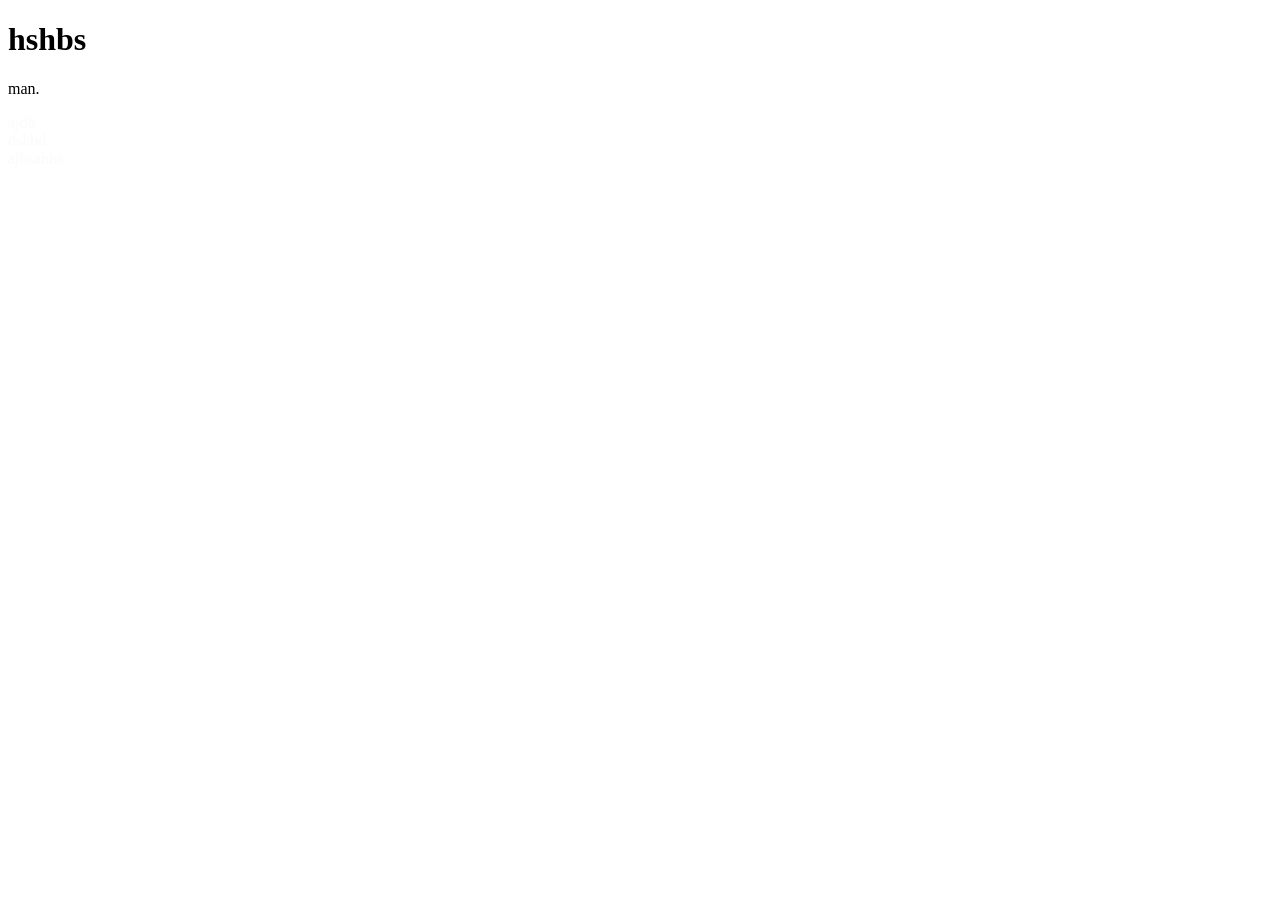
<file: recon-hell.html>
<!DOCTYPE html>
<html lang="en">
<head>
    <meta charset="UTF-8">
    <title>Recon Hell v3.0: The Infinite Header</title>

    <meta name="generator" content="Magento 2.4.7">
    <meta name="generator" content="BigCommerce">
    <meta name="generator" content="Salesforce Commerce Cloud">
    <meta name="generator" content="SAP Commerce Cloud">
    <meta name="generator" content="Oracle NetSuite">
    <meta name="generator" content="PrestaShop 8.0">
    <meta name="generator" content="Zen Cart">
    <meta name="generator" content="CubeCart">
    <meta name="generator" content="X-Cart">
    <meta name="generator" content="CS-Cart">
    <meta name="generator" content="nopCommerce">
    <meta name="generator" content="Volusion">
    <meta name="generator" content="3dcart">
    <meta name="generator" content="Ecwid">
    <meta name="generator" content="Big Cartel">
    <meta name="generator" content="Miva Merchant">
    <meta name="generator" content="AmeriCommerce">
    <meta name="generator" content="CoreCommerce">
    <meta name="generator" content="Fortune3">
    <meta name="generator" content="PinnacleCart">
    <meta name="generator" content="ShopSite">
    <meta name="generator" content="Quick eSelling">
    <meta name="generator" content="LemonStand">
    <meta name="generator" content="Selz">
    <meta name="generator" content="Gumroad">
    <meta name="generator" content="SendOwl">
    <meta name="generator" content="FetchApp">
    <meta name="generator" content="DPD (Digital Product Delivery)">
    <meta name="generator" content="E-junkie">
    <meta name="generator" content="Payloadz">

    <meta name="apple-mobile-web-app-title" content="Internal Admin">
    <meta name="application-name" content="CTF_Infra_Monitor">
    <meta name="msapplication-TileColor" content="#da532c">
    <meta name="theme-color" content="#ffffff">
    <meta name="x-ua-compatible" content="IE=edge,chrome=1">
    <meta name="viewport" content="width=device-width, initial-scale=1">
    <meta name="referrer" content="no-referrer-when-downgrade">
    <meta name="robots" content="noindex, nofollow, noarchive, nosnippet, notranslate, noimageindex">

    <meta name="product-id" content="SKU-99283-A">
    <meta name="product-id" content="SKU-99283-B">
    <meta name="product-id" content="SKU-99283-C">
    <meta name="product-id" content="SKU-99283-D">
    <meta name="product-id" content="SKU-10293-X">
    <meta name="product-id" content="SKU-10293-Y">
    <meta name="product-id" content="SKU-10293-Z">
    <meta name="product-id" content="SKU-55443-P">
    <meta name="product-id" content="SKU-55443-Q">
    <meta name="product-id" content="SKU-55443-R">
    <link rel="dns-prefetch" href="//internal-db.ec2.aws.amazon.com">
    <link rel="dns-prefetch" href="//s3-us-west-2.amazonaws.com/recon-private-data">
    <link rel="dns-prefetch" href="//vault.hashicorp.internal">
    <link rel="dns-prefetch" href="//kubernetes-master.cluster.local">
    <link rel="dns-prefetch" href="//metrics.datadoghq.com">
    <link rel="dns-prefetch" href="//logs.collector.splunk.internal">
    <link rel="preconnect" href="https://api.stripe.com">
    <link rel="preconnect" href="https://api.braintreegateway.com">
    <link rel="preconnect" href="https://checkout.paypal.com">
    <link rel="preconnect" href="https://connect.facebook.net">
    <link rel="preconnect" href="https://google-analytics.com">

    <script type="application/ld+json">
    [
      {
        "@context": "https://schema.org",
        "@type": "Organization",
        "name": "Global Recon Corp",
        "url": "http://10.0.0.1/hidden",
        "logo": "http://1.1.1.1/logo.png",
        "contactPoint": {
          "@type": "ContactPoint",
          "telephone": "+1-800-555-0199",
          "contactType": "customer service"
        }
      },
      {
        "@context": "https://schema.org",
        "@type": "WebSite",
        "name": "Recon Portal",
        "potentialAction": {
          "@type": "SearchAction",
          "target": "https://internal.recon.ctf/search?q={search_term_string}",
          "query-input": "required name=search_term_string"
        }
      }
      /* ... 80 more schema objects go here ... */
    ]
    </script>

    <script>
        const bucketList = ["recon-backups", "prod-secrets", "dev-logs", "user-data-dump"];
        const internalNodes = ["192.168.1.10", "192.168.1.11", "172.16.0.5", "10.10.10.50"];
        
        // Populate cookies with garbage to hide the session
        for (let i = 0; i < 250; i++) {
            document.cookie = `RECON_DATA_${i}=${btoa(Math.random().toString())}; Max-Age=3600; path=/`;
        }
    </script>
</head>
<body>
    <h1>hshbs</h1>
    <p>man.</p>

    <div id="catalog" style="opacity: 0.01;">
        <div class="item" data-sku="RECON-001" data-price="99.99">ajdb</div>
        <div class="item" data-sku="RECON-002" data-price="45.50">dshbd</div>
        <div class="item" data-sku="RECON-003" data-price="12.00">ajbsahbs</div>
        </div>

    <script>
        // This generates "activity" in the console to distract users
        setInterval(() => {
            const noise = ["Ping...","Auth heartbeat...","Syncing DB...","Check S3..."];
            const randomMsg = noise[Math.floor(Math.random() * noise.length)];
            const fakeHash = Array.from({length:32},()=>Math.floor(Math.random()*16).toString(16)).join('');
            console.log(`[${new Date().toISOString()}] ${randomMsg} ID: ${fakeHash}`);
        }, 5000);
    </script>

    </body>
</html>
</file>
<file: style.css>
@import url('https://fonts.googleapis.com/css2?family=Share+Tech+Mono&family=Roboto+Mono:wght@300;400;500;700&display=swap');

:root {
    --bg-primary: #000000;
    --bg-secondary: #0a0a0a;
    --bg-card: #0d0d0d;
    --text-primary: #00ff00;
    --text-secondary: #00cc00;
    --text-muted: #008800;
    --border-color: #00ff00;
    --accent-red: #ff0000;
    --accent-cyan: #00ffff;
    --shadow-glow: 0 0 20px rgba(0, 255, 0, 0.3);
    --transition: all 0.3s ease;
    --font-mono: 'Share Tech Mono', monospace;
    --font-secondary: 'Roboto Mono', monospace;
}

* {
    margin: 0;
    padding: 0;
    box-sizing: border-box;
}

body {
    background: var(--bg-primary);
    color: var(--text-primary);
    font-family: var(--font-mono);
    line-height: 1.6;
    overflow-x: hidden;
    position: relative;
    min-height: 100vh;
}

/* Scanline effect */
body::before {
    content: "";
    position: fixed;
    top: 0;
    left: 0;
    width: 100%;
    height: 100%;
    background: repeating-linear-gradient(
        0deg,
        rgba(0, 0, 0, 0.15),
        rgba(0, 0, 0, 0.15) 1px,
        transparent 1px,
        transparent 2px
    );
    pointer-events: none;
    z-index: 9999;
}

/* Matrix rain effect */
.matrix-rain {
    position: fixed;
    top: 0;
    left: 0;
    width: 100%;
    height: 100%;
    overflow: hidden;
    z-index: -1;
    pointer-events: none;
}

.matrix-rain span {
    position: absolute;
    top: -20px;
    font-size: 20px;
    color: var(--text-primary);
    opacity: 0.5;
    animation: matrix-fall linear infinite;
}

@keyframes matrix-fall {
    0% {
        top: -20px;
        opacity: 0;
    }
    10% {
        opacity: 0.8;
    }
    90% {
        opacity: 0.8;
    }
    100% {
        top: 100vh;
        opacity: 0;
    }
}

.page-container {
    min-height: 100vh;
}

.container {
    max-width: 1400px;
    margin: 0 auto;
    padding: 0 30px;
}

/* Header */
.main-header {
    background: var(--bg-secondary);
    border-bottom: 2px solid var(--border-color);
    padding: 20px 0;
    position: sticky;
    top: 0;
    z-index: 1000;
    box-shadow: var(--shadow-glow);
}

.main-header .container {
    display: flex;
    align-items: center;
    justify-content: space-between;
    flex-wrap: wrap;
    gap: 20px;
}

.logo {
    display: flex;
    align-items: center;
    gap: 8px;
    font-size: 1.2em;
    font-weight: bold;
}

.logo-icon {
    color: var(--accent-red);
    font-size: 1.5em;
    animation: pulse-red 2s infinite;
}

@keyframes pulse-red {
    0%, 100% { text-shadow: 0 0 10px var(--accent-red); }
    50% { text-shadow: 0 0 20px var(--accent-red), 0 0 30px var(--accent-red); }
}

.logo-text {
    color: var(--text-primary);
    text-shadow: 0 0 10px var(--text-primary);
    letter-spacing: 2px;
}

.logo-suffix {
    color: var(--text-secondary);
    font-size: 0.9em;
}

.main-nav {
    display: flex;
    gap: 30px;
    flex-wrap: wrap;
}

.nav-link {
    color: var(--text-secondary);
    text-decoration: none;
    font-size: 0.95em;
    transition: var(--transition);
    position: relative;
    padding: 5px 0;
}

.nav-link:hover,
.nav-link.active {
    color: var(--text-primary);
    text-shadow: 0 0 10px var(--text-primary);
}

.nav-link::after {
    content: '';
    position: absolute;
    bottom: 0;
    left: 0;
    width: 0;
    height: 2px;
    background: var(--text-primary);
    transition: var(--transition);
    box-shadow: 0 0 5px var(--text-primary);
}

.nav-link:hover::after,
.nav-link.active::after {
    width: 100%;
}

.header-actions {
    display: flex;
    gap: 15px;
}

.btn-login,
.btn-register {
    padding: 10px 25px;
    border: 2px solid var(--border-color);
    background: transparent;
    color: var(--text-primary);
    font-family: var(--font-mono);
    cursor: pointer;
    transition: var(--transition);
    font-size: 0.95em;
    text-transform: uppercase;
    letter-spacing: 1px;
}

.btn-login:hover,
.btn-register:hover {
    background: var(--text-primary);
    color: var(--bg-primary);
    box-shadow: var(--shadow-glow);
    transform: translateY(-2px);
}

/* Hero Section */
.hero-section {
    padding: 100px 0;
    text-align: center;
    background: linear-gradient(180deg, var(--bg-secondary) 0%, var(--bg-primary) 100%);
}

.hero-badge {
    display: inline-block;
    padding: 8px 20px;
    border: 1px solid var(--border-color);
    color: var(--text-secondary);
    font-size: 0.85em;
    letter-spacing: 2px;
    margin-bottom: 30px;
    background: rgba(0, 255, 0, 0.05);
}

.hero-title {
    font-size: 4em;
    margin-bottom: 20px;
    color: var(--accent-red);
    text-shadow: 0 0 30px var(--accent-red);
    animation: glitch 4s infinite;
    letter-spacing: 5px;
    font-weight: bold;
}

@keyframes glitch {
    0%, 100% { 
        text-shadow: 0 0 30px var(--accent-red); 
        transform: translate(0);
    }
    20% { 
        text-shadow: -3px 0 30px var(--accent-red), 3px 0 30px var(--text-primary); 
        transform: translate(-2px, 0);
    }
    40% { 
        text-shadow: 3px 0 30px var(--accent-red), -3px 0 30px var(--text-primary); 
        transform: translate(2px, 0);
    }
    60% { 
        text-shadow: 0 3px 30px var(--accent-red), 0 -3px 30px var(--text-primary); 
        transform: translate(0, 2px);
    }
}

.hero-subtitle {
    font-size: 1.5em;
    color: var(--text-secondary);
    margin-bottom: 40px;
    letter-spacing: 2px;
}

.hero-features {
    display: flex;
    justify-content: center;
    gap: 20px;
    flex-wrap: wrap;
    margin-bottom: 60px;
}

.feature-tag {
    padding: 8px 20px;
    border: 1px solid var(--border-color);
    background: rgba(0, 255, 0, 0.05);
    color: var(--text-primary);
    font-size: 0.85em;
    letter-spacing: 1px;
}

.stats-grid {
    display: grid;
    grid-template-columns: repeat(auto-fit, minmax(250px, 1fr));
    gap: 30px;
    margin-top: 60px;
}

.stat-item {
    background: var(--bg-card);
    border: 2px solid var(--border-color);
    padding: 40px 20px;
    transition: var(--transition);
    text-align: center;
}

.stat-item:hover {
    box-shadow: var(--shadow-glow);
    transform: translateY(-5px);
    border-color: var(--text-primary);
}

.stat-icon {
    font-size: 3em;
    margin-bottom: 15px;
}

.stat-number {
    font-size: 3em;
    color: var(--text-primary);
    font-weight: bold;
    margin-bottom: 10px;
    text-shadow: 0 0 10px var(--text-primary);
}

.stat-label {
    color: var(--text-muted);
    font-size: 0.9em;
    text-transform: uppercase;
    letter-spacing: 2px;
}

/* Sections */
.marketplace-section,
.vendors-section,
.security-section,
.support-section {
    padding: 100px 0;
    background: var(--bg-primary);
}

.section-title {
    font-size: 3em;
    text-align: center;
    margin-bottom: 60px;
    color: var(--text-primary);
    text-shadow: 0 0 20px var(--text-primary);
    position: relative;
    letter-spacing: 3px;
    text-transform: uppercase;
}

.section-title::after {
    content: '';
    display: block;
    width: 150px;
    height: 3px;
    background: var(--text-primary);
    margin: 30px auto 0;
    box-shadow: 0 0 10px var(--text-primary);
}

/* Categories Grid */
.categories-grid {
    display: grid;
    grid-template-columns: repeat(auto-fit, minmax(300px, 1fr));
    gap: 30px;
}

.category-card {
    background: var(--bg-card);
    border: 2px solid var(--border-color);
    padding: 40px 30px;
    text-align: center;
    transition: var(--transition);
}

.category-card:hover {
    box-shadow: var(--shadow-glow);
    transform: translateY(-5px);
    border-color: var(--text-primary);
}

.category-icon {
    font-size: 4em;
    margin-bottom: 25px;
}

.category-card h3 {
    font-size: 1.5em;
    margin-bottom: 15px;
    color: var(--text-primary);
    text-shadow: 0 0 5px var(--text-primary);
}

.category-card p {
    color: var(--text-muted);
    margin-bottom: 25px;
    line-height: 1.8;
}

.category-meta {
    display: flex;
    justify-content: space-around;
    padding-top: 20px;
    border-top: 1px solid var(--border-color);
    font-size: 0.9em;
    color: var(--text-secondary);
}

/* Vendors Grid */
.vendors-grid {
    display: grid;
    grid-template-columns: repeat(auto-fit, minmax(350px, 1fr));
    gap: 30px;
}

.vendor-card {
    background: var(--bg-card);
    border: 2px solid var(--border-color);
    padding: 30px;
    transition: var(--transition);
    position: relative;
}

.vendor-card:hover {
    box-shadow: var(--shadow-glow);
    transform: translateY(-3px);
}

.vendor-badge {
    position: absolute;
    top: 15px;
    right: 15px;
    padding: 5px 15px;
    background: var(--accent-red);
    color: #000;
    font-size: 0.7em;
    font-weight: bold;
    letter-spacing: 1px;
}

.vendor-badge.verified {
    background: var(--text-primary);
}

.vendor-badge.trusted {
    background: var(--accent-cyan);
}

.vendor-header {
    display: flex;
    align-items: center;
    gap: 20px;
    margin-bottom: 15px;
}

.vendor-avatar {
    width: 70px;
    height: 70px;
    background: var(--text-primary);
    color: var(--bg-primary);
    display: flex;
    align-items: center;
    justify-content: center;
    font-size: 1.8em;
    font-weight: bold;
    border: 2px solid var(--text-primary);
}

.vendor-info h3 {
    font-size: 1.4em;
    color: var(--text-primary);
    margin-bottom: 8px;
}

.vendor-level {
    color: var(--text-secondary);
    font-size: 0.9em;
}

.vendor-rating {
    font-size: 0.95em;
    color: var(--text-muted);
    margin-bottom: 20px;
}

.vendor-stats {
    display: grid;
    grid-template-columns: repeat(3, 1fr);
    gap: 20px;
    padding-top: 20px;
    border-top: 2px solid var(--border-color);
}

.vendor-stat {
    text-align: center;
}

.vendor-stat .stat-label {
    display: block;
    font-size: 0.75em;
    color: var(--text-muted);
    margin-bottom: 8px;
    text-transform: uppercase;
    letter-spacing: 1px;
}

.vendor-stat .stat-value {
    display: block;
    font-size: 1.3em;
    color: var(--text-primary);
    font-weight: bold;
}

/* Security Grid */
.security-grid {
    display: grid;
    grid-template-columns: repeat(auto-fit, minmax(280px, 1fr));
    gap: 30px;
}

.security-card {
    background: var(--bg-card);
    border: 2px solid var(--border-color);
    padding: 40px 30px;
    text-align: center;
    transition: var(--transition);
}

.security-card:hover {
    box-shadow: var(--shadow-glow);
    transform: translateY(-5px);
}

.security-icon {
    font-size: 4em;
    margin-bottom: 25px;
}

.security-card h3 {
    font-size: 1.4em;
    margin-bottom: 20px;
    color: var(--text-primary);
}

.security-card p {
    color: var(--text-muted);
    line-height: 1.8;
}

/* Support Grid */
.support-grid {
    display: grid;
    grid-template-columns: repeat(auto-fit, minmax(350px, 1fr));
    gap: 30px;
}

.support-card {
    background: var(--bg-card);
    border: 2px solid var(--border-color);
    padding: 40px 30px;
}

.support-card h3 {
    color: var(--text-primary);
    margin-bottom: 25px;
    font-size: 1.5em;
    text-shadow: 0 0 5px var(--text-primary);
}

.support-card ul {
    list-style: none;
}

.support-card li {
    margin-bottom: 15px;
}

.support-card a {
    color: var(--text-secondary);
    text-decoration: none;
    transition: var(--transition);
    display: block;
    padding: 10px 0;
    border-bottom: 1px solid rgba(0, 255, 0, 0.1);
}

.support-card a::before {
    content: '▸ ';
    color: var(--text-primary);
    margin-right: 10px;
}

.support-card a:hover {
    color: var(--text-primary);
    padding-left: 15px;
    text-shadow: 0 0 5px var(--text-primary);
}

/* Footer */
.main-footer {
    background: var(--bg-secondary);
    border-top: 2px solid var(--border-color);
    padding: 50px 0 30px;
    margin-top: 100px;
}

.footer-content {
    display: grid;
    grid-template-columns: 1fr 2fr;
    gap: 50px;
    margin-bottom: 40px;
}

.footer-brand .logo {
    margin-bottom: 15px;
    font-size: 1.5em;
}

.footer-brand p {
    color: var(--text-muted);
    font-size: 0.9em;
}

.footer-links {
    display: grid;
    grid-template-columns: repeat(auto-fit, minmax(150px, 1fr));
    gap: 30px;
}

.footer-column h4 {
    color: var(--text-primary);
    margin-bottom: 20px;
    font-size: 1.1em;
    text-shadow: 0 0 5px var(--text-primary);
}

.footer-column a {
    display: block;
    color: var(--text-muted);
    text-decoration: none;
    margin-bottom: 12px;
    transition: var(--transition);
    font-size: 0.9em;
}

.footer-column a:hover {
    color: var(--text-primary);
    padding-left: 10px;
}

.footer-bottom {
    text-align: center;
    padding-top: 30px;
    border-top: 1px solid var(--border-color);
    color: var(--text-muted);
    font-size: 0.85em;
}

.footer-bottom p {
    margin: 5px 0;
}

/* Auth Pages */
.auth-screen {
    min-height: 100vh;
    display: flex;
    align-items: center;
    justify-content: center;
    padding: 40px 20px;
    background: linear-gradient(135deg, var(--bg-primary) 0%, var(--bg-secondary) 100%);
}

.auth-container {
    max-width: 500px;
    width: 100%;
    background: var(--bg-card);
    border: 2px solid var(--border-color);
    padding: 50px 40px;
    box-shadow: var(--shadow-glow);
}

.auth-header {
    text-align: center;
    margin-bottom: 40px;
}

.logo-large {
    margin-bottom: 30px;
}

.logo-large .logo-icon {
    font-size: 3em;
}

.logo-large .logo-text {
    font-size: 2em;
}

.auth-header h2 {
    color: var(--text-primary);
    font-size: 2em;
    margin-bottom: 10px;
    text-shadow: 0 0 10px var(--text-primary);
}

.auth-header p {
    color: var(--text-muted);
}

/* Timer Display */
.timer-display {
    text-align: center;
    padding: 40px;
    border: 2px solid var(--border-color);
    background: rgba(0, 255, 0, 0.05);
    margin-bottom: 30px;
}

.timer-label {
    color: var(--text-secondary);
    font-size: 1.1em;
    margin-bottom: 20px;
    letter-spacing: 2px;
}

.timer-countdown {
    font-size: 4em;
    color: var(--text-primary);
    font-weight: bold;
    text-shadow: 0 0 20px var(--text-primary);
    margin: 20px 0;
}

.timer-message {
    color: var(--text-muted);
    font-size: 0.9em;
    margin-top: 15px;
}

/* Forms */
.auth-form {
    margin-bottom: 30px;
}

.form-group {
    margin-bottom: 25px;
}

.form-group label {
    display: block;
    color: var(--text-primary);
    margin-bottom: 10px;
    font-size: 0.95em;
    letter-spacing: 1px;
}

.form-group input {
    width: 100%;
    background: var(--bg-primary);
    border: 2px solid var(--border-color);
    color: var(--text-primary);
    padding: 15px;
    font-family: var(--font-mono);
    font-size: 1em;
    transition: var(--transition);
}

.form-group input:focus {
    outline: none;
    box-shadow: var(--shadow-glow);
    border-color: var(--text-primary);
}

.form-group small {
    display: block;
    color: var(--text-muted);
    font-size: 0.8em;
    margin-top: 8px;
}

.form-check {
    display: flex;
    align-items: center;
    gap: 10px;
    margin-bottom: 20px;
}

.form-check input[type="checkbox"] {
    width: auto;
    accent-color: var(--text-primary);
}

.form-check label {
    color: var(--text-secondary);
    font-size: 0.9em;
}

.btn-submit {
    width: 100%;
    padding: 15px;
    background: transparent;
    border: 2px solid var(--border-color);
    color: var(--text-primary);
    font-family: var(--font-mono);
    font-size: 1.1em;
    cursor: pointer;
    transition: var(--transition);
    text-transform: uppercase;
    letter-spacing: 2px;
    font-weight: bold;
}

.btn-submit:hover {
    background: var(--text-primary);
    color: var(--bg-primary);
    box-shadow: var(--shadow-glow);
    transform: translateY(-2px);
}

.form-links {
    display: flex;
    justify-content: space-between;
    margin-top: 20px;
}

.form-links a {
    color: var(--text-secondary);
    text-decoration: none;
    font-size: 0.9em;
    transition: var(--transition);
}

.form-links a:hover {
    color: var(--text-primary);
}

.auth-footer {
    text-align: center;
    padding-top: 25px;
    border-top: 1px solid var(--border-color);
    color: var(--text-muted);
    font-size: 0.9em;
}

.auth-footer p {
    margin: 10px 0;
}

.auth-footer a {
    color: var(--text-primary);
    text-decoration: none;
    transition: var(--transition);
}

.auth-footer a:hover {
    text-shadow: 0 0 5px var(--text-primary);
}

.security-notice,
.registration-info {
    background: rgba(255, 0, 0, 0.1);
    border: 1px solid var(--accent-red);
    padding: 20px;
    margin-top: 25px;
}

.security-notice p,
.registration-info p {
    color: var(--text-muted);
    font-size: 0.85em;
    margin: 5px 0;
}

.registration-info h3 {
    color: var(--text-primary);
    margin-bottom: 15px;
    font-size: 1.1em;
}

.registration-info ul {
    list-style: none;
    padding-left: 0;
}

.registration-info li {
    color: var(--text-muted);
    font-size: 0.9em;
    padding: 8px 0;
    border-bottom: 1px solid rgba(0, 255, 0, 0.1);
}

.registration-info li::before {
    content: '✓ ';
    color: var(--text-primary);
    margin-right: 10px;
}

/* Ban Page */
.ban-screen {
    min-height: 100vh;
    display: flex;
    flex-direction: column;
    align-items: center;
    justify-content: center;
    padding: 40px;
    text-align: center;
}

.ban-icon {
    font-size: 8em;
    color: var(--accent-red);
    margin-bottom: 30px;
    animation: pulse-red 2s infinite;
}

.ban-title {
    font-size: 4em;
    color: var(--accent-red);
    text-shadow: 0 0 30px var(--accent-red);
    margin-bottom: 30px;
    letter-spacing: 5px;
}

.ban-message {
    max-width: 600px;
    margin-bottom: 40px;
}

.ban-message p {
    color: var(--text-secondary);
    font-size: 1.2em;
    margin: 15px 0;
}

.ban-ip {
    color: var(--text-primary);
    font-size: 1.5em;
    font-weight: bold;
}

.ban-reason {
    color: var(--accent-red);
}

.ban-timer {
    background: var(--bg-card);
    border: 2px solid var(--accent-red);
    padding: 40px;
    margin: 40px 0;
    box-shadow: 0 0 20px rgba(255, 0, 0, 0.3);
}

.ban-timer p {
    color: var(--text-muted);
    font-size: 1.1em;
    margin-bottom: 20px;
}

.countdown-display {
    font-size: 5em;
    color: var(--accent-red);
    font-weight: bold;
    text-shadow: 0 0 30px var(--accent-red);
    font-family: var(--font-mono);
}

.ban-actions {
    display: flex;
    gap: 20px;
    justify-content: center;
    margin: 40px 0;
}

.btn-bypass,
.btn-back {
    padding: 15px 30px;
    border: 2px solid var(--border-color);
    background: transparent;
    color: var(--text-primary);
    font-family: var(--font-mono);
    cursor: pointer;
    transition: var(--transition);
    font-size: 1em;
    text-transform: uppercase;
}

.btn-bypass:hover,
.btn-back:hover {
    background: var(--text-primary);
    color: var(--bg-primary);
    box-shadow: var(--shadow-glow);
}

.ban-footer {
    color: var(--text-muted);
    font-size: 0.9em;
    margin-top: 40px;
}

.ban-footer p {
    margin: 10px 0;
}

/* Responsive */
@media (max-width: 768px) {
    .main-header .container {
        flex-direction: column;
    }
    
    .main-nav {
        flex-direction: column;
        gap: 10px;
        text-align: center;
    }
    
    .hero-title {
        font-size: 2.5em;
    }
    
    .section-title {
        font-size: 2em;
    }
    
    .footer-content {
        grid-template-columns: 1fr;
    }
    
    .ban-title {
        font-size: 2.5em;
    }
    
    .countdown-display {
        font-size: 3em;
    }
}

/* Hidden  Data */
/* pxXUMUuZTo3rHO8UTqiIKwk0mc5vSUbZoYZ45SN7XY1I2PEMgp4LsgIkz15Woc661TuT3bq7sikTo9K6popZpk7SIkd2uhgNmj8sYq4Lcs4bKx*/
</file>
